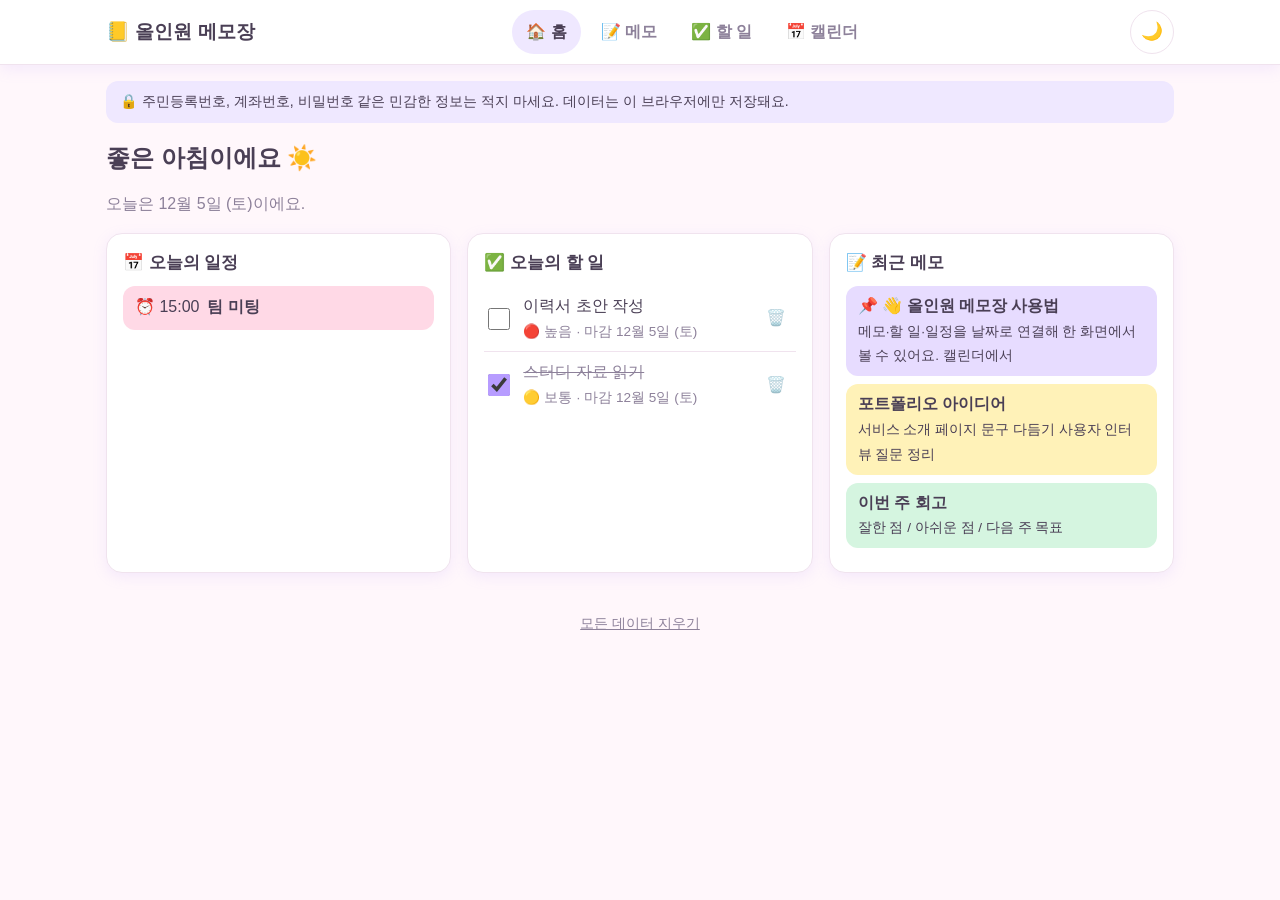
<file: index.html>
<!DOCTYPE html>
<html lang="ko">
<head>
  <meta charset="UTF-8">
  <meta name="viewport" content="width=device-width, initial-scale=1">
  <title>올인원 메모장</title>
  <link rel="stylesheet" href="style.css">
</head>
<body>
  <!-- ===== 상단 메뉴 (G: 화면 이동 탭 + 다크 모드 버튼) ===== -->
  <header class="topbar">
    <div class="topbar-inner">
      <h1 class="logo">📒 올인원 메모장</h1>
      <nav class="tabs" aria-label="화면 이동">
        <button class="tab" data-view="dashboard">🏠 <span>홈</span></button>
        <button class="tab" data-view="memo">📝 <span>메모</span></button>
        <button class="tab" data-view="todo">✅ <span>할 일</span></button>
        <button class="tab" data-view="calendar">📅 <span>캘린더</span></button>
      </nav>
      <button id="theme-btn" class="icon-btn" aria-label="다크 모드 전환" title="다크 모드 전환">🌙</button>
    </div>
  </header>

  <main class="container">
    <!-- 개인정보 안내 (비기능 요구사항) -->
    <p class="privacy-note">🔒 주민등록번호, 계좌번호, 비밀번호 같은 민감한 정보는 적지 마세요. 데이터는 이 브라우저에만 저장돼요.</p>

    <!-- ===== 1. 대시보드 ===== -->
    <section id="view-dashboard" class="view">
      <div class="hello">
        <h2 id="dash-title">안녕하세요!</h2>
        <p id="dash-date" class="muted"></p>
      </div>
      <div class="grid-3">
        <article class="card">
          <h3>📅 오늘의 일정</h3>
          <div id="dash-events"></div>
        </article>
        <article class="card">
          <h3>✅ 오늘의 할 일</h3>
          <div id="dash-todos"></div>
        </article>
        <article class="card">
          <h3>📝 최근 메모</h3>
          <div id="dash-memos"></div>
        </article>
      </div>
    </section>

    <!-- ===== 2. 메모 ===== -->
    <section id="view-memo" class="view" hidden>
      <div class="view-head">
        <h2>📝 메모</h2>
        <button id="memo-new" class="btn primary">+ 새 메모</button>
      </div>
      <input id="memo-search" class="input" type="search" placeholder="🔍 제목·본문·태그에서 검색" aria-label="메모 검색">
      <p id="memo-count" class="muted small"></p>
      <div id="memo-list" class="memo-grid"></div>
    </section>

    <!-- ===== 3. 할 일 ===== -->
    <section id="view-todo" class="view" hidden>
      <div class="view-head"><h2>✅ 할 일</h2></div>
      <form id="todo-form" class="card todo-form">
        <input id="todo-text" class="input" type="text" placeholder="할 일을 입력하세요" required maxlength="100" aria-label="할 일">
        <input id="todo-due" class="input" type="date" aria-label="마감일">
        <select id="todo-priority" class="input" aria-label="우선순위">
          <option value="high">🔴 높음</option>
          <option value="mid" selected>🟡 보통</option>
          <option value="low">🟢 낮음</option>
        </select>
        <button class="btn primary" type="submit">추가</button>
      </form>
      <div class="card">
        <div class="progress-row">
          <strong id="todo-progress-text">0개 중 0개 완료</strong>
          <div class="filters" role="group" aria-label="필터">
            <button class="chip-btn" data-filter="all">전체</button>
            <button class="chip-btn" data-filter="active">진행 중</button>
            <button class="chip-btn" data-filter="done">완료</button>
          </div>
        </div>
        <div class="bar"><div id="todo-bar" class="bar-fill"></div></div>
        <ul id="todo-list" class="todo-list"></ul>
      </div>
    </section>

    <!-- ===== 4. 캘린더 ===== -->
    <section id="view-calendar" class="view" hidden>
      <div class="view-head">
        <h2>📅 캘린더</h2>
        <div class="cal-nav">
          <button id="cal-prev" class="icon-btn" aria-label="이전 달">‹</button>
          <strong id="cal-title"></strong>
          <button id="cal-next" class="icon-btn" aria-label="다음 달">›</button>
          <button id="cal-today" class="btn small">오늘</button>
        </div>
      </div>
      <div class="cal-layout">
        <div class="card cal-card">
          <div class="cal-week"><span class="sun">일</span><span>월</span><span>화</span><span>수</span><span>목</span><span>금</span><span class="sat">토</span></div>
          <div id="cal-grid" class="cal-grid"></div>
          <p class="legend small muted"><i class="dot d-event"></i>일정 <i class="dot d-todo"></i>할 일 마감 <i class="dot d-memo"></i>메모</p>
        </div>
        <aside id="cal-detail" class="card cal-detail"></aside>
      </div>
    </section>

    <footer class="footer small muted">
      <button id="reset-btn" class="link-btn">모든 데이터 지우기</button>
    </footer>
  </main>

  <!-- ===== 메모 작성/수정 창 ===== -->
  <dialog id="memo-dialog">
    <form id="memo-form" method="dialog" class="dialog-form">
      <h3 id="memo-dialog-title">새 메모</h3>
      <label>제목<input id="memo-title" class="input" type="text" maxlength="60" required></label>
      <label>본문<textarea id="memo-body" class="input" rows="6"></textarea></label>
      <div class="row2">
        <label>태그<input id="memo-tag" class="input" type="text" maxlength="12" placeholder="예: 아이디어"></label>
        <label>연결할 날짜<input id="memo-date" class="input" type="date"></label>
      </div>
      <fieldset class="colors"><legend>색상</legend>
        <label><input type="radio" name="memo-color" value="pink" checked><span class="swatch c-pink"></span></label>
        <label><input type="radio" name="memo-color" value="yellow"><span class="swatch c-yellow"></span></label>
        <label><input type="radio" name="memo-color" value="green"><span class="swatch c-green"></span></label>
        <label><input type="radio" name="memo-color" value="blue"><span class="swatch c-blue"></span></label>
        <label><input type="radio" name="memo-color" value="purple"><span class="swatch c-purple"></span></label>
      </fieldset>
      <label class="check"><input id="memo-pinned" type="checkbox"> 📌 상단에 고정</label>
      <div class="dialog-actions">
        <button type="button" id="memo-delete" class="btn danger">삭제</button>
        <span class="spacer"></span>
        <button type="button" id="memo-cancel" class="btn">취소</button>
        <button type="submit" class="btn primary">저장</button>
      </div>
    </form>
  </dialog>

  <!-- ===== 일정 추가/수정 창 ===== -->
  <dialog id="event-dialog">
    <form id="event-form" method="dialog" class="dialog-form">
      <h3 id="event-dialog-title">새 일정</h3>
      <label>제목<input id="event-title" class="input" type="text" maxlength="60" required></label>
      <div class="row2">
        <label>날짜<input id="event-date" class="input" type="date" required></label>
        <label>시간(선택)<input id="event-time" class="input" type="time"></label>
      </div>
      <label>메모(선택)<input id="event-note" class="input" type="text" maxlength="100"></label>
      <div class="dialog-actions">
        <button type="button" id="event-delete" class="btn danger">삭제</button>
        <span class="spacer"></span>
        <button type="button" id="event-cancel" class="btn">취소</button>
        <button type="submit" class="btn primary">저장</button>
      </div>
    </form>
  </dialog>

  <div id="toast" class="toast" role="status" aria-live="polite"></div>

  <!-- 불러오는 순서가 중요해요: app.js(공통)를 가장 먼저 -->
  <script src="app.js"></script>
  <script src="memo.js"></script>
  <script src="todo.js"></script>
  <script src="calendar.js"></script>
  <script src="dashboard.js"></script>
  <script>initApp();</script>
</body>
</html>
</file>
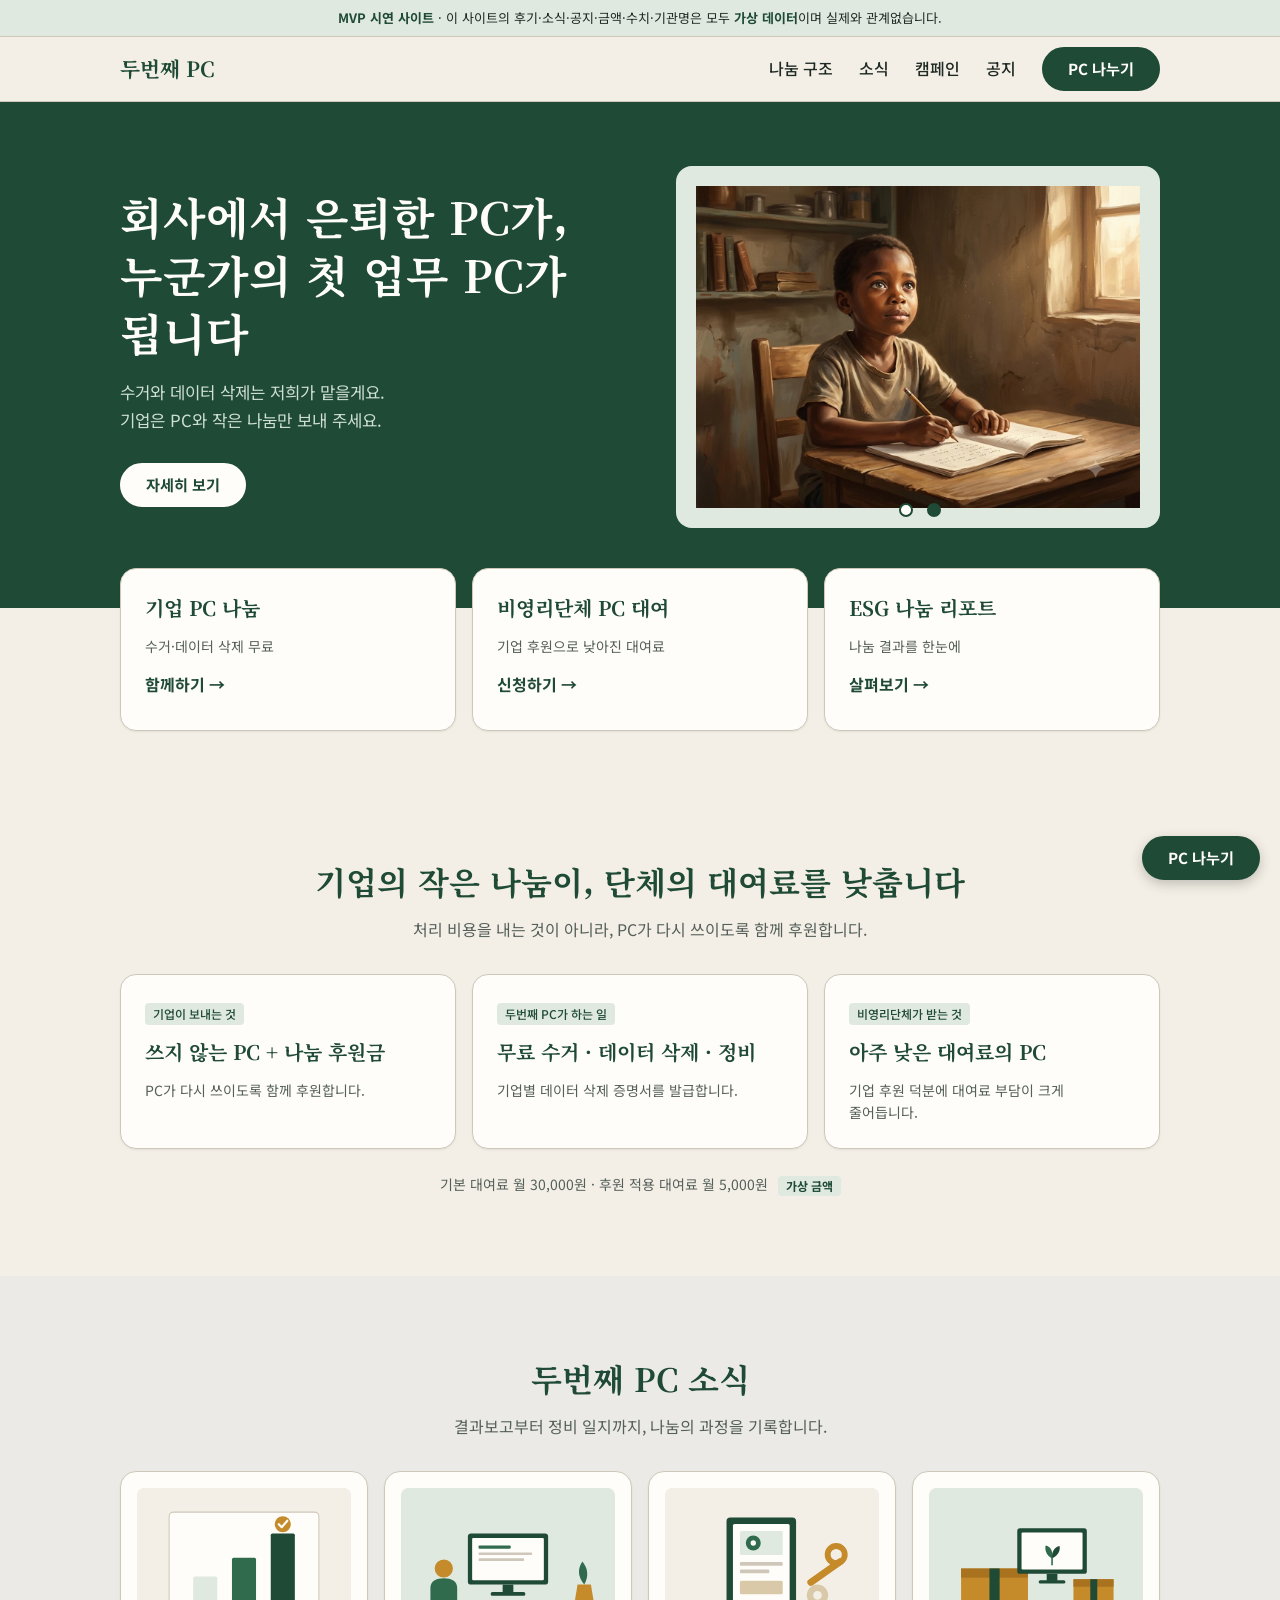
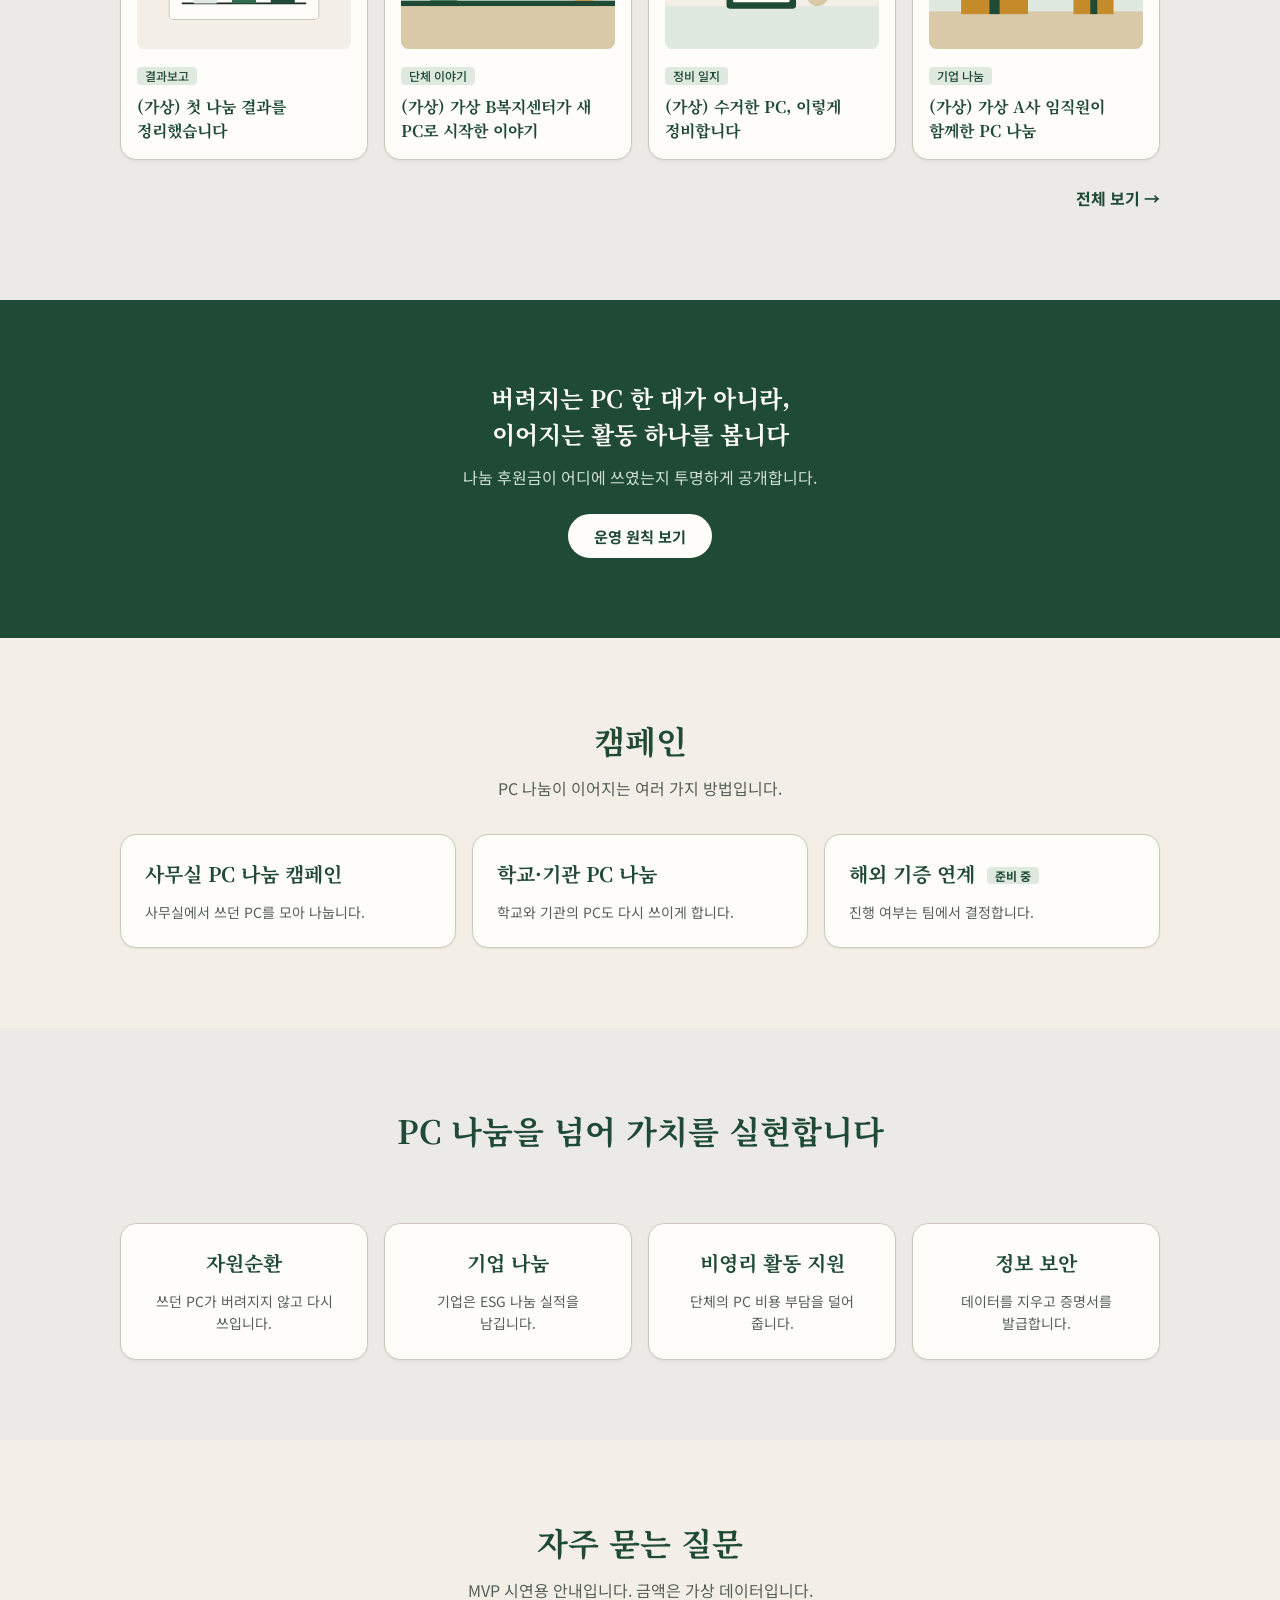
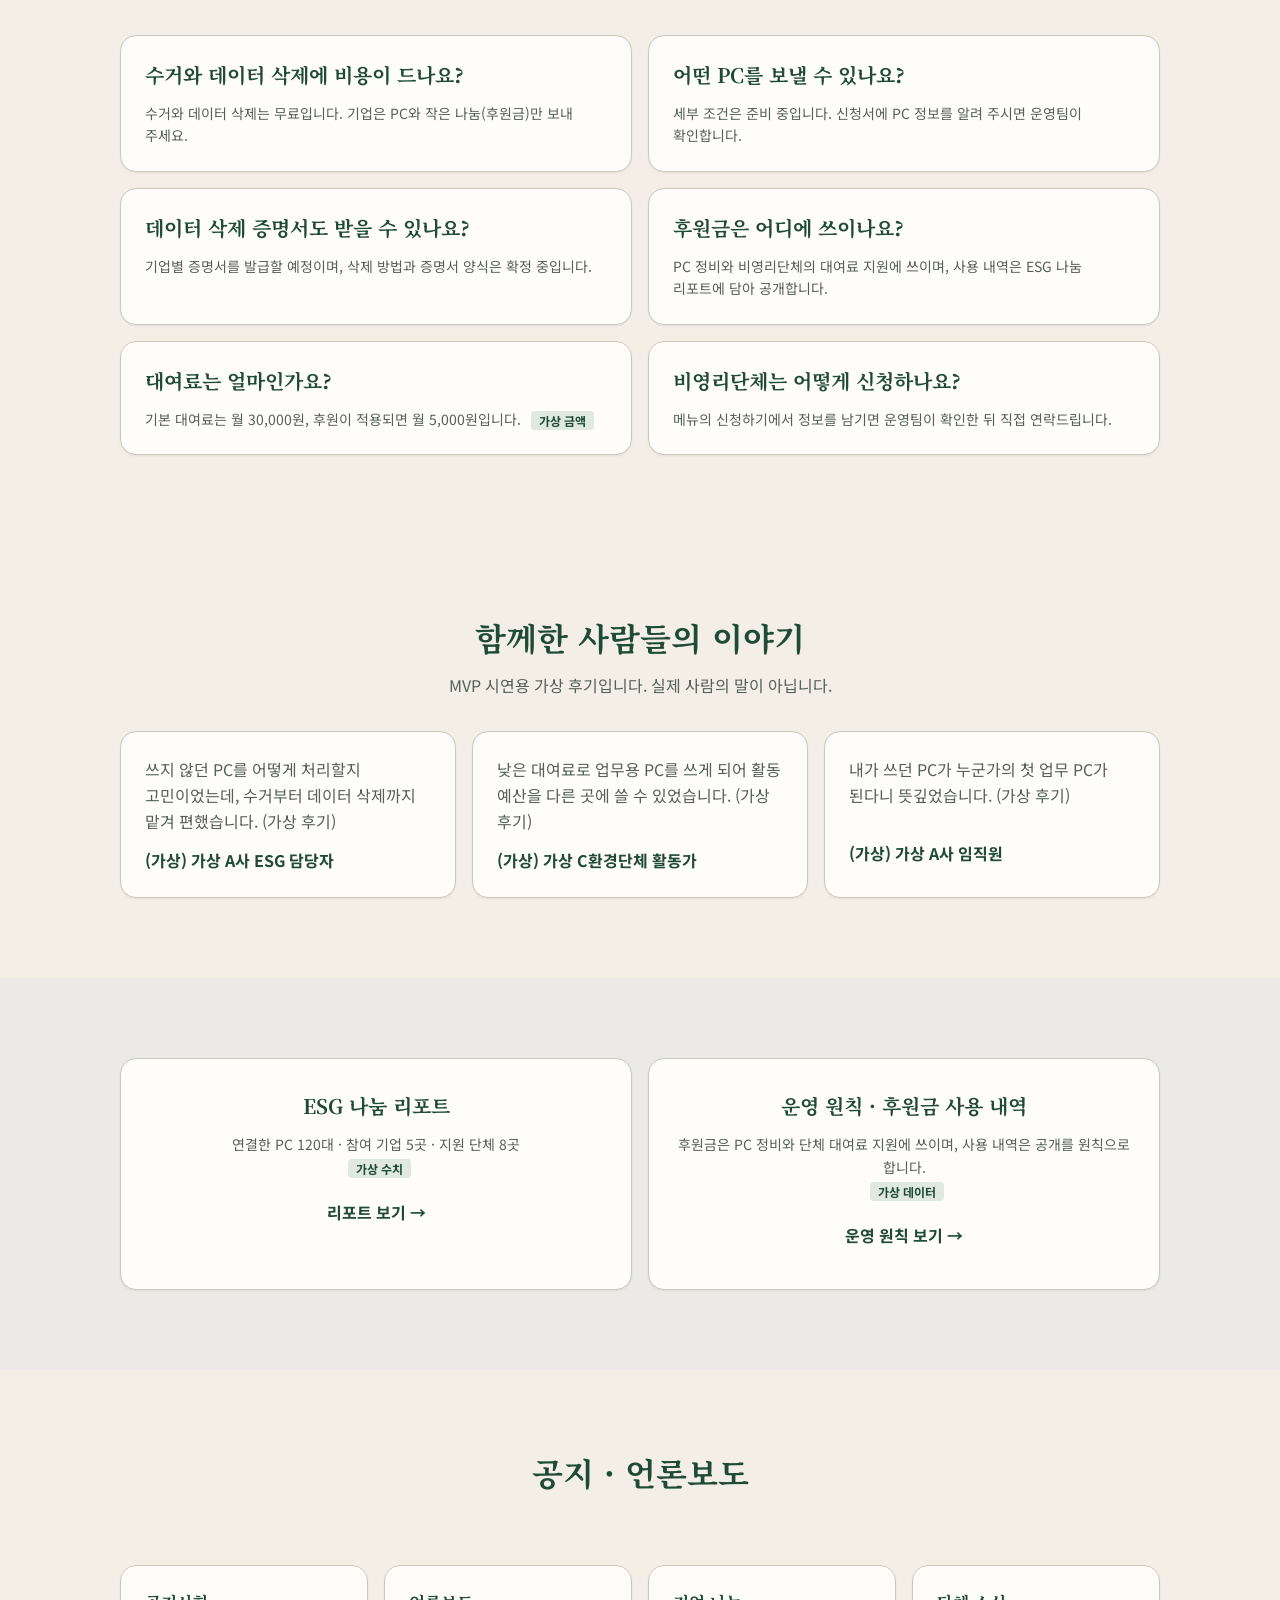
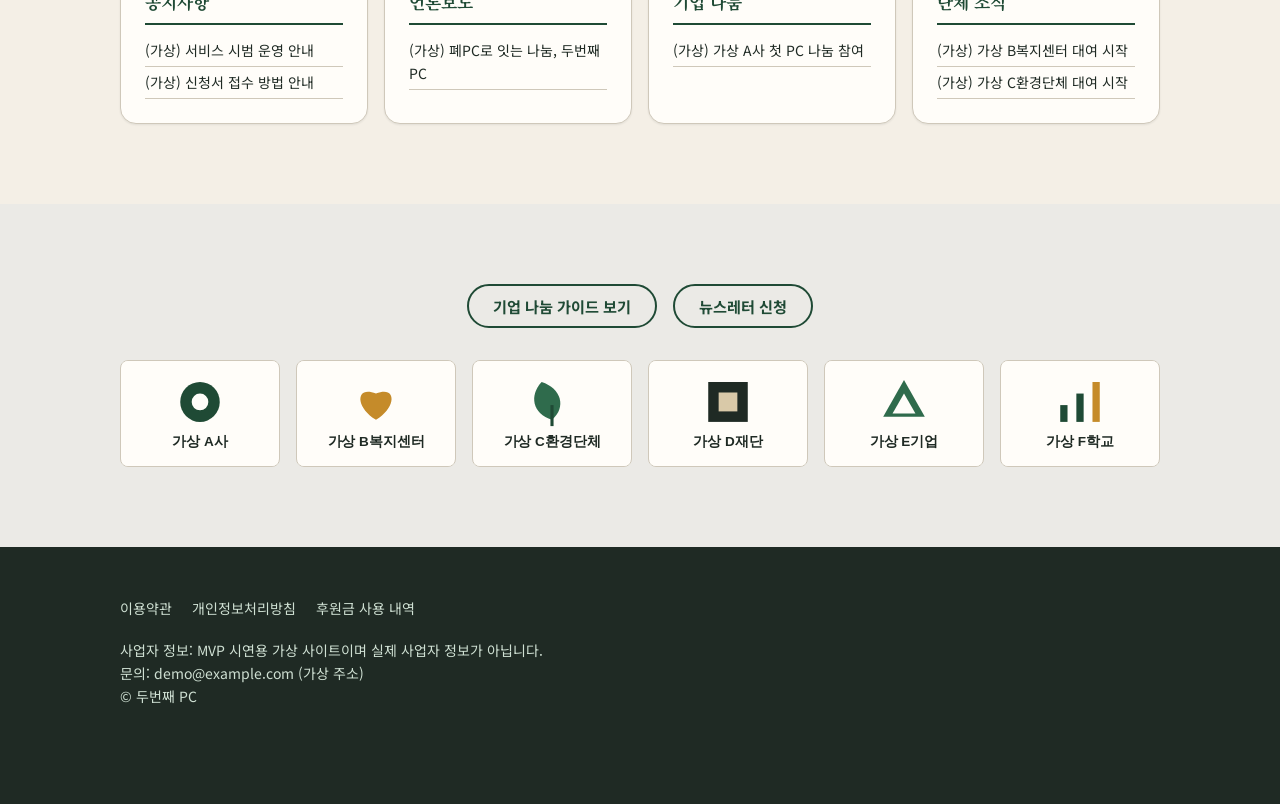
<file: second-pc/index.html>
<!DOCTYPE html>
<html lang="ko">
<head>
<meta charset="UTF-8">
<meta name="viewport" content="width=device-width, initial-scale=1">
<title>두번째 PC — 회사에서 은퇴한 PC가, 누군가의 첫 업무 PC가 됩니다</title>
<meta name="description" content="기업의 폐PC를 수거·데이터 삭제·정비해 비영리단체에 낮은 대여료로 연결하는 PC 나눔 서비스">
<link rel="preconnect" href="https://fonts.googleapis.com">
<link href="https://fonts.googleapis.com/css2?family=Noto+Sans+KR:wght@400;500;700&family=Noto+Serif+KR:wght@600;700&display=swap" rel="stylesheet">
<link rel="stylesheet" href="style.css">
</head>
<body>
<div class="mvp-bar"><b>MVP 시연 사이트</b> · 이 사이트의 후기·소식·공지·금액·수치·기관명은 모두 <b>가상 데이터</b>이며 실제와 관계없습니다.</div>

<!-- 6-1 상단 메뉴 -->
<header class="top">
  <div class="wrap">
    <a href="#top" class="logo">두번째 PC</a>
    <button class="burger" id="burger" aria-label="메뉴 열기">☰</button>
    <nav class="menu" id="menu">
      <a class="link" href="#structure">나눔 구조</a>
      <a class="link" href="#news">소식</a>
      <a class="link" href="#campaign">캠페인</a>
      <a class="link" href="#notice">공지</a>
      <a class="btn" href="apply.html#company">PC 나누기</a>
    </nav>
  </div>
</header>

<main id="top">

<!-- 6-2 메인 배너 -->
<section class="hero">
  <div class="wrap">
    <div>
      <h1>회사에서 은퇴한 PC가,<br>누군가의 첫 업무 PC가 됩니다</h1>
      <p>수거와 데이터 삭제는 저희가 맡을게요.<br>기업은 PC와 작은 나눔만 보내 주세요.</p>
      <a class="btn light" href="#structure">자세히 보기</a>
    </div>
    <div class="slider" id="slider">
      <div class="slide on"><img src="images/banner-photo-1.webp" alt="쓰던 모니터에서 새싹이 자라고, 순환 화살표가 PC 나눔을 이어 주는 그림"></div>
      <div class="slide"><img src="images/banner-photo-2.webp" alt="창가 책상에서 공책에 글을 쓰며 위를 바라보는 아이"></div>
      <div class="dots" id="dots"></div>
    </div>
  </div>
</section>

<!-- 6-3 바로가기 카드 3개 -->
<div class="shortcut">
  <div class="wrap grid g3">
    <div class="card">
      
      <h3>기업 PC 나눔</h3>
      <p>수거·데이터 삭제 무료</p>
      <a class="go" href="apply.html#company">함께하기 →</a>
    </div>
    <div class="card">
      
      <h3>비영리단체 PC 대여</h3>
      <p>기업 후원으로 낮아진 대여료</p>
      <a class="go" href="apply.html#npo">신청하기 →</a>
    </div>
    <div class="card">
      
      <h3>ESG 나눔 리포트</h3>
      <p>나눔 결과를 한눈에</p>
      <a class="go" href="report.html">살펴보기 →</a>
    </div>
  </div>
</div>

<!-- 6-4 나눔 구조 -->
<section id="structure" class="struct">
  <div class="wrap">
    <h2 class="sec-title">기업의 작은 나눔이, 단체의 대여료를 낮춥니다</h2>
    <p class="sec-sub">처리 비용을 내는 것이 아니라, PC가 다시 쓰이도록 함께 후원합니다.</p>
    <div class="grid g3">
      <div class="card">
        <span class="who">기업이 보내는 것</span>
        <h3>쓰지 않는 PC + 나눔 후원금</h3>
        <p>PC가 다시 쓰이도록 함께 후원합니다.</p>
      </div>
      <div class="card">
        <span class="who">두번째 PC가 하는 일</span>
        <h3>무료 수거 · 데이터 삭제 · 정비</h3>
        <p>기업별 데이터 삭제 증명서를 발급합니다.</p>
      </div>
      <div class="card">
        <span class="who">비영리단체가 받는 것</span>
        <h3>아주 낮은 대여료의 PC</h3>
        <p>기업 후원 덕분에 대여료 부담이 크게 줄어듭니다.</p>
      </div>
    </div>
    <p class="note">기본 대여료 월 30,000원 · 후원 적용 대여료 월 5,000원 <span class="sample">가상 금액</span></p>
  </div>
</section>

<!-- 6-5 소식 -->
<section id="news" class="alt">
  <div class="wrap">
    <h2 class="sec-title">두번째 PC 소식</h2>
    <p class="sec-sub">결과보고부터 정비 일지까지, 나눔의 과정을 기록합니다.</p>
    <div class="grid g4" id="newsList"></div>
    <div class="more"><a href="#notice">전체 보기 →</a></div>
  </div>
</section>

<!-- 6-6 운영 원칙 배너 -->
<section id="principle" class="banner">
  <div class="wrap">
    <h2>버려지는 PC 한 대가 아니라,<br>이어지는 활동 하나를 봅니다</h2>
    <p>나눔 후원금이 어디에 쓰였는지 투명하게 공개합니다.</p>
    <a class="btn light" href="principle.html">운영 원칙 보기</a>
  </div>
</section>

<!-- 6-7 캠페인 -->
<section id="campaign">
  <div class="wrap">
    <h2 class="sec-title">캠페인</h2>
    <p class="sec-sub">PC 나눔이 이어지는 여러 가지 방법입니다.</p>
    <div class="grid g3">
      <div class="card"><h3>사무실 PC 나눔 캠페인</h3><p>사무실에서 쓰던 PC를 모아 나눕니다.</p></div>
      <div class="card"><h3>학교·기관 PC 나눔</h3><p>학교와 기관의 PC도 다시 쓰이게 합니다.</p></div>
      <div class="card"><h3>해외 기증 연계 <span class="badge">준비 중</span></h3><p>진행 여부는 팀에서 결정합니다.</p></div>
    </div>
  </div>
</section>

<!-- 6-8 가치 소개 -->
<section class="alt">
  <div class="wrap">
    <h2 class="sec-title">PC 나눔을 넘어 가치를 실현합니다</h2>
    <p class="sec-sub">&nbsp;</p>
    <div class="grid g4">
      <div class="card value"><h3>자원순환</h3><p>쓰던 PC가 버려지지 않고 다시 쓰입니다.</p></div>
      <div class="card value"><h3>기업 나눔</h3><p>기업은 ESG 나눔 실적을 남깁니다.</p></div>
      <div class="card value"><h3>비영리 활동 지원</h3><p>단체의 PC 비용 부담을 덜어 줍니다.</p></div>
      <div class="card value"><h3>정보 보안</h3><p>데이터를 지우고 증명서를 발급합니다.</p></div>
    </div>
  </div>
</section>

<!-- 자주 묻는 질문: PRD 내용 안에서 작성, 금액은 MVP 가상 금액 -->
<section id="faq">
  <div class="wrap">
    <h2 class="sec-title">자주 묻는 질문</h2>
    <p class="sec-sub">MVP 시연용 안내입니다. 금액은 가상 데이터입니다.</p>
    <div class="grid g2">
      <div class="card"><h3>수거와 데이터 삭제에 비용이 드나요?</h3><p>수거와 데이터 삭제는 무료입니다. 기업은 PC와 작은 나눔(후원금)만 보내 주세요.</p></div>
      <div class="card"><h3>어떤 PC를 보낼 수 있나요?</h3><p>세부 조건은 준비 중입니다. 신청서에 PC 정보를 알려 주시면 운영팀이 확인합니다.</p></div>
      <div class="card"><h3>데이터 삭제 증명서도 받을 수 있나요?</h3><p>기업별 증명서를 발급할 예정이며, 삭제 방법과 증명서 양식은 확정 중입니다.</p></div>
      <div class="card"><h3>후원금은 어디에 쓰이나요?</h3><p>PC 정비와 비영리단체의 대여료 지원에 쓰이며, 사용 내역은 ESG 나눔 리포트에 담아 공개합니다.</p></div>
      <div class="card"><h3>대여료는 얼마인가요?</h3><p>기본 대여료는 월 30,000원, 후원이 적용되면 월 5,000원입니다. <span class="sample">가상 금액</span></p></div>
      <div class="card"><h3>비영리단체는 어떻게 신청하나요?</h3><p>메뉴의 신청하기에서 정보를 남기면 운영팀이 확인한 뒤 직접 연락드립니다.</p></div>
    </div>
  </div>
</section>

<!-- 6-9 후기 -->
<section id="reviews">
  <div class="wrap">
    <h2 class="sec-title">함께한 사람들의 이야기</h2>
    <p class="sec-sub">MVP 시연용 가상 후기입니다. 실제 사람의 말이 아닙니다.</p>
    <div class="grid g3" id="reviewList"></div>
  </div>
</section>

<!-- ESG 나눔 리포트 / 운영 원칙·후원금 사용 내역 (1단계: 사람이 정리해 공개) -->
<section id="report" class="alt">
  <div class="wrap grid g2">
    <div class="card report-box">
      <h3>ESG 나눔 리포트</h3>
      <p>연결한 PC 120대 · 참여 기업 5곳 · 지원 단체 8곳</p>
      <p><span class="sample">가상 수치</span></p>
      <a class="go" href="report.html">리포트 보기 →</a>
    </div>
    <div class="card report-box">
      <h3>운영 원칙 · 후원금 사용 내역</h3>
      <p>후원금은 PC 정비와 단체 대여료 지원에 쓰이며, 사용 내역은 공개를 원칙으로 합니다.</p>
      <p><span class="sample">가상 데이터</span></p>
      <a class="go" href="principle.html">운영 원칙 보기 →</a>
    </div>
  </div>
</section>

<!-- 6-10 공지·언론보도 -->
<section id="notice">
  <div class="wrap">
    <h2 class="sec-title">공지 · 언론보도</h2>
    <p class="sec-sub">&nbsp;</p>
    <div class="grid g4" id="noticeList"></div>
  </div>
</section>

<!-- 6-11 하단 링크 + 파트너 -->
<section class="alt">
  <div class="wrap">
    <div class="links">
      <a class="btn ghost" href="brochure/enterprise.pdf" target="_blank" rel="noopener">기업 나눔 가이드 보기</a>
      <a class="btn ghost" href="#" id="newsletter">뉴스레터 신청</a>
    </div>
    <div class="partners" id="partnerList"></div>
  </div>
</section>

</main>

<footer>
  <div class="wrap">
    <div class="flinks">
      <a href="terms.html">이용약관</a>
      <a href="privacy.html">개인정보처리방침</a>
      <a href="principle.html">후원금 사용 내역</a>
    </div>
    <p>사업자 정보: MVP 시연용 가상 사이트이며 실제 사업자 정보가 아닙니다.</p>
    <p>문의: demo@example.com (가상 주소)</p>
    <p>© 두번째 PC</p>
  </div>
</footer>

<a class="btn accent fab" href="apply.html#company">PC 나누기</a>

<script src="content.js"></script>
<script src="main.js"></script>
</body>
</html>
</file>
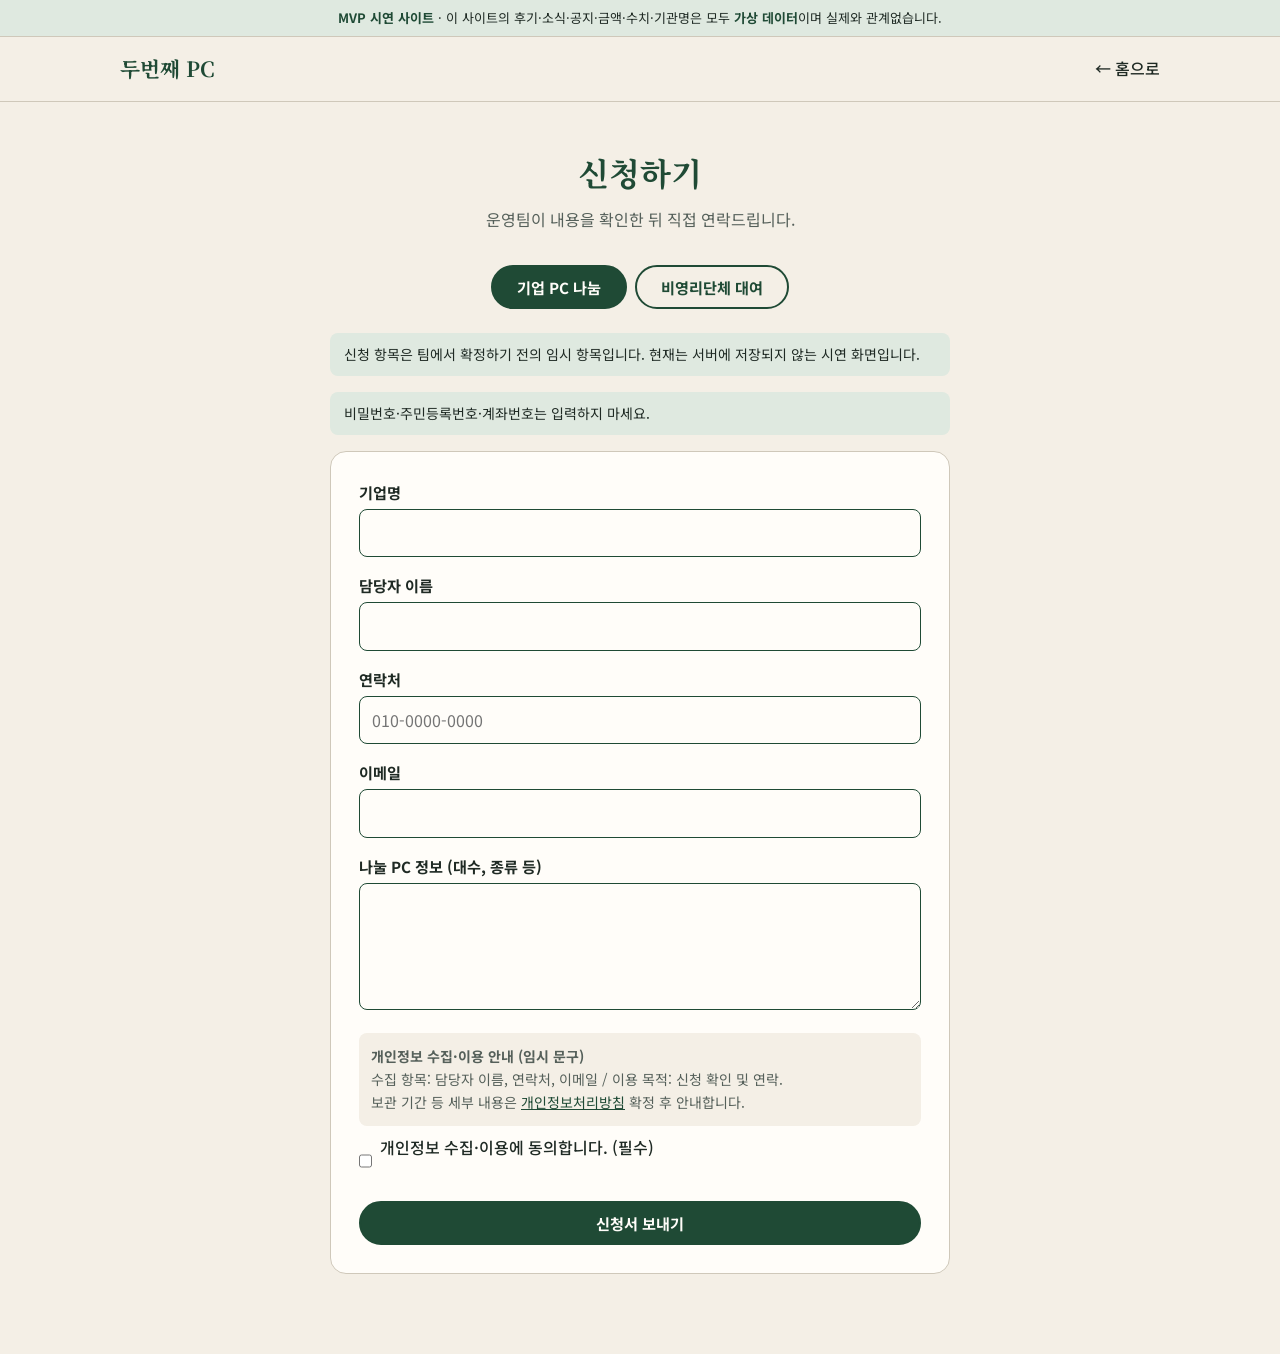
<file: second-pc/apply.html>
<!DOCTYPE html>
<html lang="ko">
<head>
<meta charset="UTF-8">
<meta name="viewport" content="width=device-width, initial-scale=1">
<title>신청하기 — 두번째 PC</title>
<link rel="preconnect" href="https://fonts.googleapis.com">
<link href="https://fonts.googleapis.com/css2?family=Noto+Sans+KR:wght@400;500;700&family=Noto+Serif+KR:wght@600;700&display=swap" rel="stylesheet">
<link rel="stylesheet" href="style.css">
</head>
<body>
<div class="mvp-bar"><b>MVP 시연 사이트</b> · 이 사이트의 후기·소식·공지·금액·수치·기관명은 모두 <b>가상 데이터</b>이며 실제와 관계없습니다.</div>
<header class="top">
  <div class="wrap">
    <a href="index.html" class="logo">두번째 PC</a>
    <nav class="menu" style="display:flex"><a class="link" href="index.html">← 홈으로</a></nav>
  </div>
</header>

<main class="form-page">
  <div class="wrap">
    <h1 class="sec-title">신청하기</h1>
    <p class="sec-sub">운영팀이 내용을 확인한 뒤 직접 연락드립니다.</p>

    <div class="tabs">
      <button class="tab on" data-type="company" type="button">기업 PC 나눔</button>
      <button class="tab" data-type="npo" type="button">비영리단체 대여</button>
    </div>

    <p class="hint" id="demoHint">신청 항목은 팀에서 확정하기 전의 임시 항목입니다. 현재는 서버에 저장되지 않는 시연 화면입니다.</p>
    <p class="hint">비밀번호·주민등록번호·계좌번호는 입력하지 마세요.</p>

    <form class="apply" id="applyForm" novalidate>
      <div class="field">
        <label id="orgLabel" for="org">기업명</label>
        <input id="org" name="org" type="text" autocomplete="organization">
        <div class="err">필수 항목입니다.</div>
      </div>
      <div class="field">
        <label for="name">담당자 이름</label>
        <input id="name" name="name" type="text" autocomplete="name">
        <div class="err">필수 항목입니다.</div>
      </div>
      <div class="field">
        <label for="phone">연락처</label>
        <input id="phone" name="phone" type="tel" placeholder="010-0000-0000" autocomplete="tel">
        <div class="err">연락처를 숫자 9~11자리로 입력해 주세요.</div>
      </div>
      <div class="field">
        <label for="email">이메일</label>
        <input id="email" name="email" type="email" autocomplete="email">
        <div class="err">올바른 이메일 주소를 입력해 주세요.</div>
      </div>
      <div class="field">
        <label id="msgLabel" for="msg">나눌 PC 정보 (대수, 종류 등)</label>
        <textarea id="msg" name="msg" rows="4"></textarea>
        <div class="err">필수 항목입니다.</div>
      </div>

      <div class="consent">
        <b>개인정보 수집·이용 안내 (임시 문구)</b><br>
        수집 항목: 담당자 이름, 연락처, 이메일 / 이용 목적: 신청 확인 및 연락.<br>
        보관 기간 등 세부 내용은 <a href="privacy.html" target="_blank">개인정보처리방침</a> 확정 후 안내합니다.
      </div>
      <label class="check field" id="consentField">
        <input type="checkbox" id="consent" style="width:auto;margin-top:5px">
        <span>개인정보 수집·이용에 동의합니다. (필수)</span>
      </label>
      <div class="field" id="consentErr"><div class="err" style="margin-top:-12px;margin-bottom:12px">동의가 필요합니다.</div></div>

      <button class="btn" type="submit" id="submitBtn" style="width:100%">신청서 보내기</button>
      <p class="submit-err" id="submitErr">전송하지 못했습니다. 인터넷 연결을 확인하고 다시 시도해 주세요.</p>
    </form>

    <div class="done" id="done">
      <h2 id="doneTitle">신청이 접수되었습니다</h2>
      <p style="margin:12px 0 20px" id="doneText">운영팀이 내용을 확인한 뒤 직접 연락드립니다.</p>
      <a class="btn" href="index.html">홈으로 돌아가기</a>
    </div>
  </div>
</main>

<script src="config.js"></script>
<script src="main.js"></script>
</body>
</html>
</file>
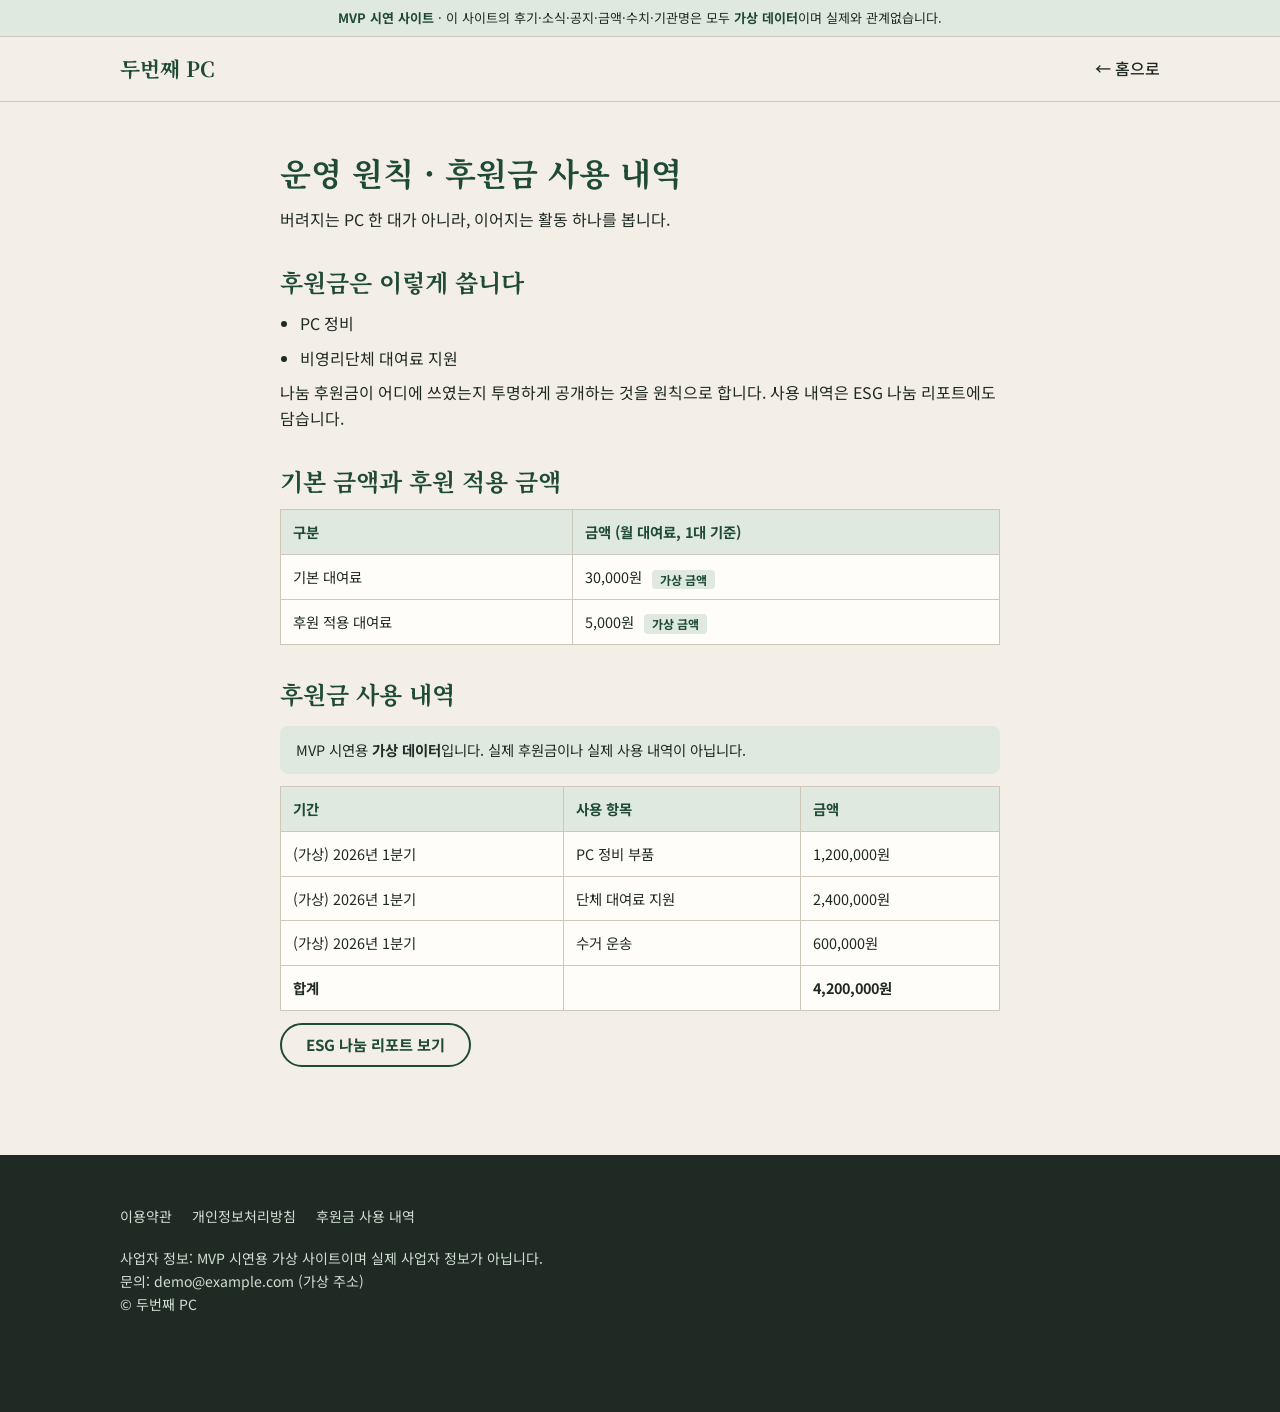
<file: second-pc/principle.html>
<!DOCTYPE html>
<html lang="ko">
<head>
<meta charset="UTF-8">
<meta name="viewport" content="width=device-width, initial-scale=1">
<title>운영 원칙 · 후원금 사용 내역 — 두번째 PC</title>
<link rel="preconnect" href="https://fonts.googleapis.com">
<link href="https://fonts.googleapis.com/css2?family=Noto+Sans+KR:wght@400;500;700&family=Noto+Serif+KR:wght@600;700&display=swap" rel="stylesheet">
<link rel="stylesheet" href="style.css">
</head>
<body>
<div class="mvp-bar"><b>MVP 시연 사이트</b> · 이 사이트의 후기·소식·공지·금액·수치·기관명은 모두 <b>가상 데이터</b>이며 실제와 관계없습니다.</div>
<header class="top">
  <div class="wrap">
    <a href="index.html" class="logo">두번째 PC</a>
    <nav class="menu" style="display:flex"><a class="link" href="index.html">← 홈으로</a></nav>
  </div>
</header>
<main class="doc">
<h1>운영 원칙 · 후원금 사용 내역</h1>
<p>버려지는 PC 한 대가 아니라, 이어지는 활동 하나를 봅니다.</p>

<h2>후원금은 이렇게 씁니다</h2>
<ul>
  <li>PC 정비</li>
  <li>비영리단체 대여료 지원</li>
</ul>
<p>나눔 후원금이 어디에 쓰였는지 투명하게 공개하는 것을 원칙으로 합니다. 사용 내역은 ESG 나눔 리포트에도 담습니다.</p>

<h2>기본 금액과 후원 적용 금액</h2>
<table class="blank">
  <tr><th>구분</th><th>금액 (월 대여료, 1대 기준)</th></tr>
  <tr><td>기본 대여료</td><td>30,000원 <span class="sample">가상 금액</span></td></tr>
  <tr><td>후원 적용 대여료</td><td>5,000원 <span class="sample">가상 금액</span></td></tr>
</table>

<h2>후원금 사용 내역</h2>
<p class="draft">MVP 시연용 <b>가상 데이터</b>입니다. 실제 후원금이나 실제 사용 내역이 아닙니다.</p>
<table class="blank">
  <tr><th>기간</th><th>사용 항목</th><th>금액</th></tr>
  <tr><td>(가상) 2026년 1분기</td><td>PC 정비 부품</td><td>1,200,000원</td></tr>
  <tr><td>(가상) 2026년 1분기</td><td>단체 대여료 지원</td><td>2,400,000원</td></tr>
  <tr><td>(가상) 2026년 1분기</td><td>수거 운송</td><td>600,000원</td></tr>
  <tr><td><b>합계</b></td><td></td><td><b>4,200,000원</b></td></tr>
</table>
<p><a class="btn ghost" href="report.html">ESG 나눔 리포트 보기</a></p>
</main>
<footer>
  <div class="wrap">
    <div class="flinks">
      <a href="terms.html">이용약관</a>
      <a href="privacy.html">개인정보처리방침</a>
      <a href="principle.html">후원금 사용 내역</a>
    </div>
    <p>사업자 정보: MVP 시연용 가상 사이트이며 실제 사업자 정보가 아닙니다.</p>
    <p>문의: demo@example.com (가상 주소)</p>
    <p>© 두번째 PC</p>
  </div>
</footer>
</body>
</html>
</file>
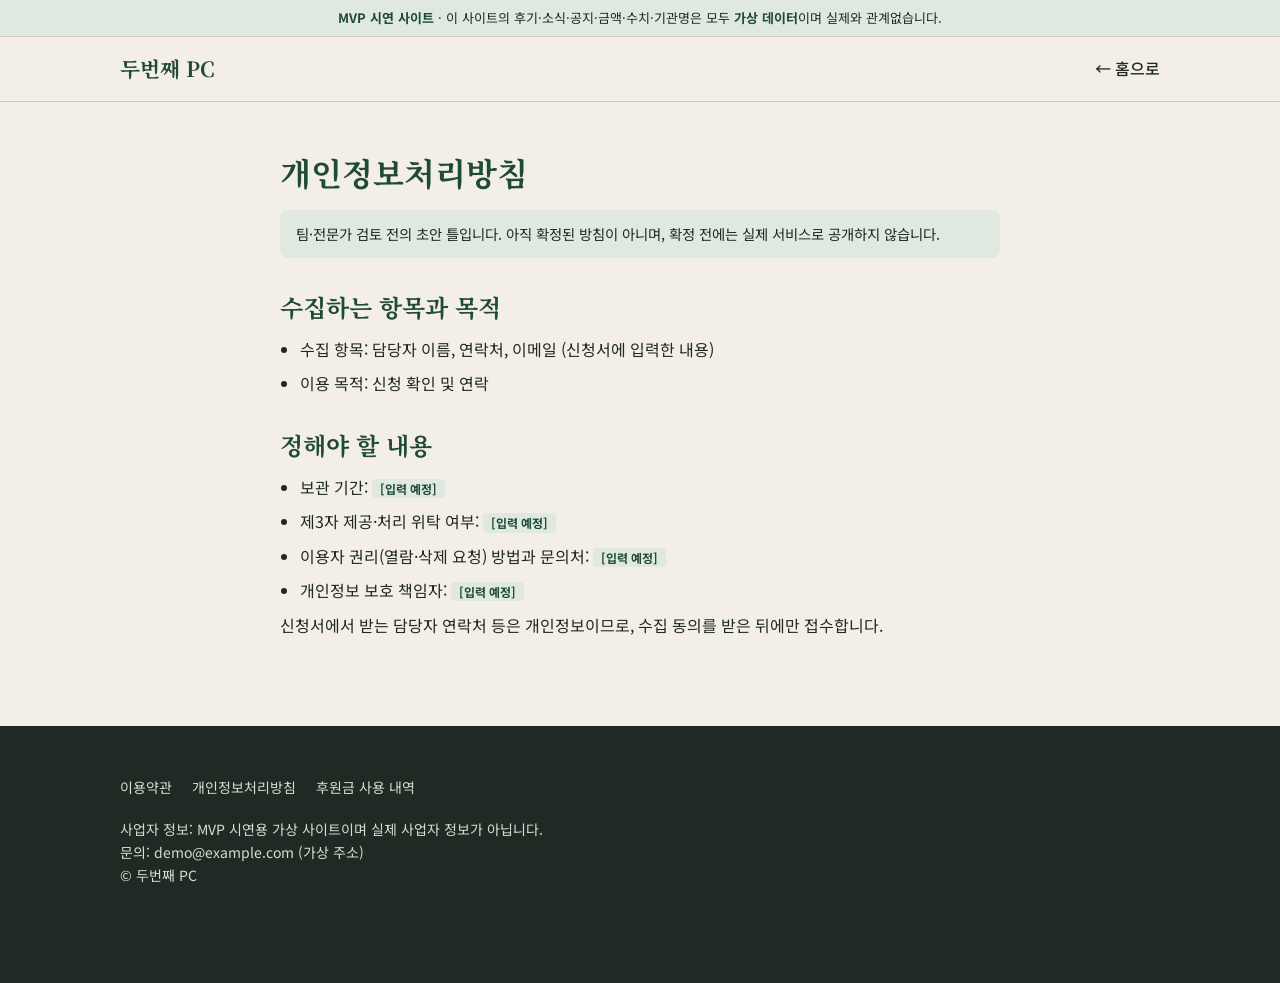
<file: second-pc/privacy.html>
<!DOCTYPE html>
<html lang="ko">
<head>
<meta charset="UTF-8">
<meta name="viewport" content="width=device-width, initial-scale=1">
<title>개인정보처리방침 — 두번째 PC</title>
<link rel="preconnect" href="https://fonts.googleapis.com">
<link href="https://fonts.googleapis.com/css2?family=Noto+Sans+KR:wght@400;500;700&family=Noto+Serif+KR:wght@600;700&display=swap" rel="stylesheet">
<link rel="stylesheet" href="style.css">
</head>
<body>
<div class="mvp-bar"><b>MVP 시연 사이트</b> · 이 사이트의 후기·소식·공지·금액·수치·기관명은 모두 <b>가상 데이터</b>이며 실제와 관계없습니다.</div>
<header class="top">
  <div class="wrap">
    <a href="index.html" class="logo">두번째 PC</a>
    <nav class="menu" style="display:flex"><a class="link" href="index.html">← 홈으로</a></nav>
  </div>
</header>
<main class="doc">
<h1>개인정보처리방침</h1>
<p class="draft">팀·전문가 검토 전의 초안 틀입니다. 아직 확정된 방침이 아니며, 확정 전에는 실제 서비스로 공개하지 않습니다.</p>

<h2>수집하는 항목과 목적</h2>
<ul>
  <li>수집 항목: 담당자 이름, 연락처, 이메일 (신청서에 입력한 내용)</li>
  <li>이용 목적: 신청 확인 및 연락</li>
</ul>

<h2>정해야 할 내용</h2>
<ul>
  <li>보관 기간: <span class="tbd">[입력 예정]</span></li>
  <li>제3자 제공·처리 위탁 여부: <span class="tbd">[입력 예정]</span></li>
  <li>이용자 권리(열람·삭제 요청) 방법과 문의처: <span class="tbd">[입력 예정]</span></li>
  <li>개인정보 보호 책임자: <span class="tbd">[입력 예정]</span></li>
</ul>
<p>신청서에서 받는 담당자 연락처 등은 개인정보이므로, 수집 동의를 받은 뒤에만 접수합니다.</p>
</main>
<footer>
  <div class="wrap">
    <div class="flinks">
      <a href="terms.html">이용약관</a>
      <a href="privacy.html">개인정보처리방침</a>
      <a href="principle.html">후원금 사용 내역</a>
    </div>
    <p>사업자 정보: MVP 시연용 가상 사이트이며 실제 사업자 정보가 아닙니다.</p>
    <p>문의: demo@example.com (가상 주소)</p>
    <p>© 두번째 PC</p>
  </div>
</footer>
</body>
</html>
</file>
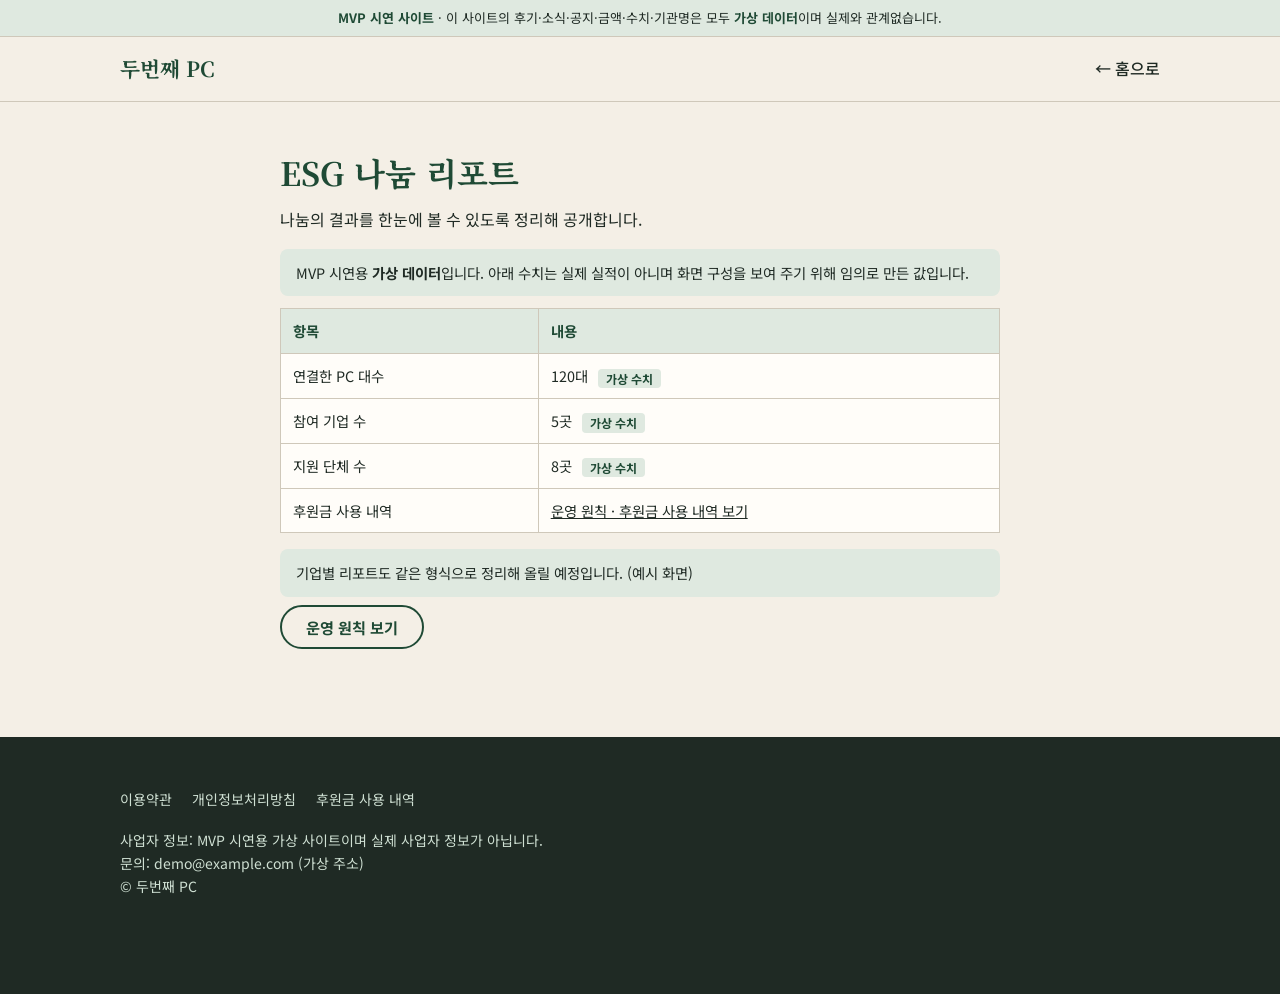
<file: second-pc/report.html>
<!DOCTYPE html>
<html lang="ko">
<head>
<meta charset="UTF-8">
<meta name="viewport" content="width=device-width, initial-scale=1">
<title>ESG 나눔 리포트 — 두번째 PC</title>
<link rel="preconnect" href="https://fonts.googleapis.com">
<link href="https://fonts.googleapis.com/css2?family=Noto+Sans+KR:wght@400;500;700&family=Noto+Serif+KR:wght@600;700&display=swap" rel="stylesheet">
<link rel="stylesheet" href="style.css">
</head>
<body>
<div class="mvp-bar"><b>MVP 시연 사이트</b> · 이 사이트의 후기·소식·공지·금액·수치·기관명은 모두 <b>가상 데이터</b>이며 실제와 관계없습니다.</div>
<header class="top">
  <div class="wrap">
    <a href="index.html" class="logo">두번째 PC</a>
    <nav class="menu" style="display:flex"><a class="link" href="index.html">← 홈으로</a></nav>
  </div>
</header>
<main class="doc">
<h1>ESG 나눔 리포트</h1>
<p>나눔의 결과를 한눈에 볼 수 있도록 정리해 공개합니다.</p>
<p class="draft">MVP 시연용 <b>가상 데이터</b>입니다. 아래 수치는 실제 실적이 아니며 화면 구성을 보여 주기 위해 임의로 만든 값입니다.</p>

<table class="blank">
  <tr><th>항목</th><th>내용</th></tr>
  <tr><td>연결한 PC 대수</td><td>120대 <span class="sample">가상 수치</span></td></tr>
  <tr><td>참여 기업 수</td><td>5곳 <span class="sample">가상 수치</span></td></tr>
  <tr><td>지원 단체 수</td><td>8곳 <span class="sample">가상 수치</span></td></tr>
  <tr><td>후원금 사용 내역</td><td><a href="principle.html" style="text-decoration:underline">운영 원칙 · 후원금 사용 내역 보기</a></td></tr>
</table>
<p class="draft">기업별 리포트도 같은 형식으로 정리해 올릴 예정입니다. (예시 화면)</p>
<p><a class="btn ghost" href="principle.html">운영 원칙 보기</a></p>
</main>
<footer>
  <div class="wrap">
    <div class="flinks">
      <a href="terms.html">이용약관</a>
      <a href="privacy.html">개인정보처리방침</a>
      <a href="principle.html">후원금 사용 내역</a>
    </div>
    <p>사업자 정보: MVP 시연용 가상 사이트이며 실제 사업자 정보가 아닙니다.</p>
    <p>문의: demo@example.com (가상 주소)</p>
    <p>© 두번째 PC</p>
  </div>
</footer>
</body>
</html>
</file>
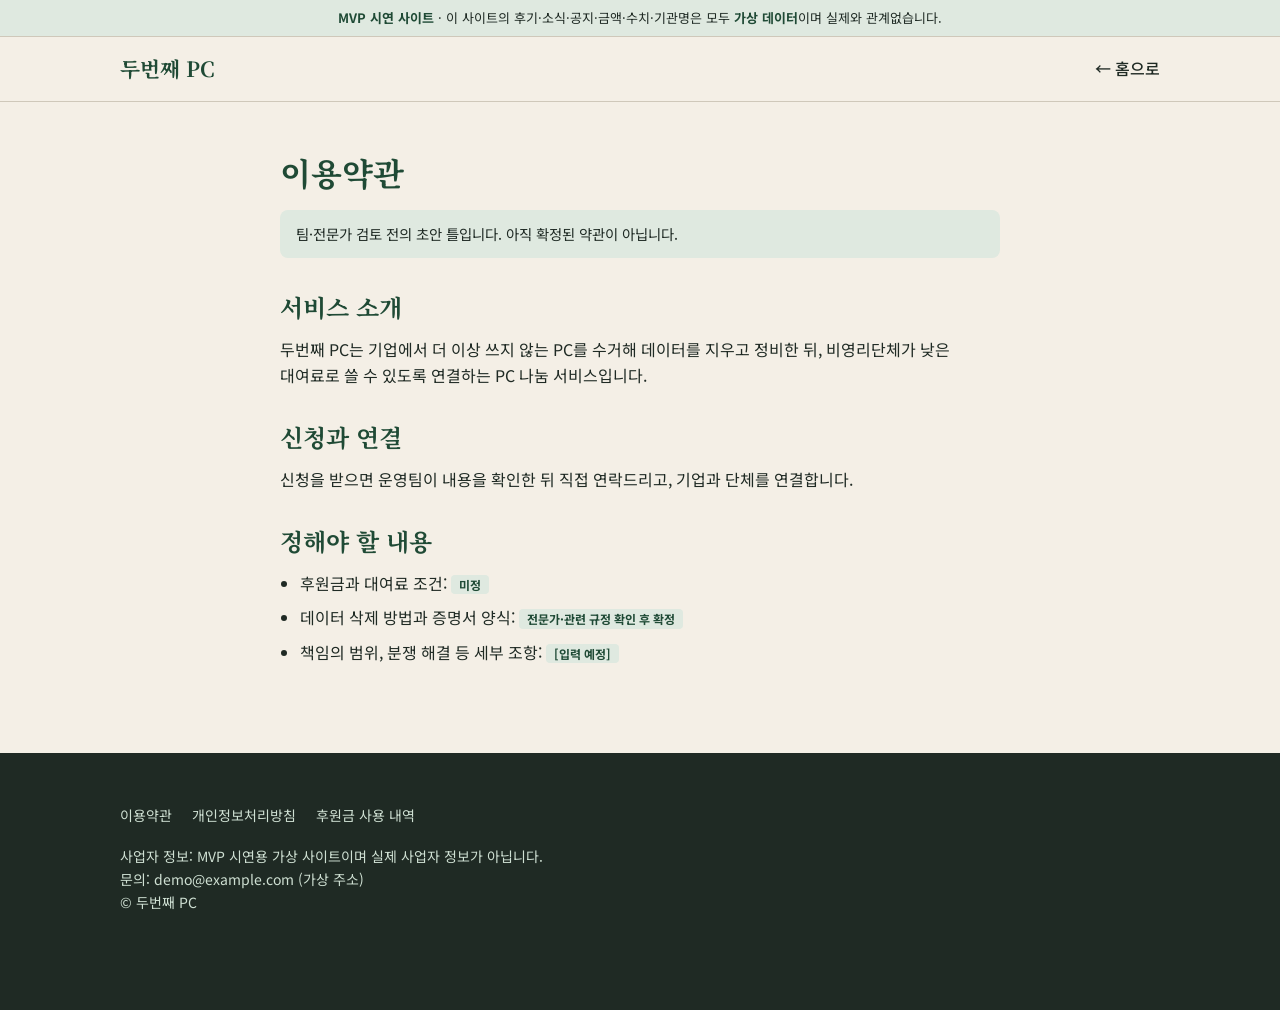
<file: second-pc/terms.html>
<!DOCTYPE html>
<html lang="ko">
<head>
<meta charset="UTF-8">
<meta name="viewport" content="width=device-width, initial-scale=1">
<title>이용약관 — 두번째 PC</title>
<link rel="preconnect" href="https://fonts.googleapis.com">
<link href="https://fonts.googleapis.com/css2?family=Noto+Sans+KR:wght@400;500;700&family=Noto+Serif+KR:wght@600;700&display=swap" rel="stylesheet">
<link rel="stylesheet" href="style.css">
</head>
<body>
<div class="mvp-bar"><b>MVP 시연 사이트</b> · 이 사이트의 후기·소식·공지·금액·수치·기관명은 모두 <b>가상 데이터</b>이며 실제와 관계없습니다.</div>
<header class="top">
  <div class="wrap">
    <a href="index.html" class="logo">두번째 PC</a>
    <nav class="menu" style="display:flex"><a class="link" href="index.html">← 홈으로</a></nav>
  </div>
</header>
<main class="doc">
<h1>이용약관</h1>
<p class="draft">팀·전문가 검토 전의 초안 틀입니다. 아직 확정된 약관이 아닙니다.</p>

<h2>서비스 소개</h2>
<p>두번째 PC는 기업에서 더 이상 쓰지 않는 PC를 수거해 데이터를 지우고 정비한 뒤, 비영리단체가 낮은 대여료로 쓸 수 있도록 연결하는 PC 나눔 서비스입니다.</p>

<h2>신청과 연결</h2>
<p>신청을 받으면 운영팀이 내용을 확인한 뒤 직접 연락드리고, 기업과 단체를 연결합니다.</p>

<h2>정해야 할 내용</h2>
<ul>
  <li>후원금과 대여료 조건: <span class="tbd">미정</span></li>
  <li>데이터 삭제 방법과 증명서 양식: <span class="tbd">전문가·관련 규정 확인 후 확정</span></li>
  <li>책임의 범위, 분쟁 해결 등 세부 조항: <span class="tbd">[입력 예정]</span></li>
</ul>
</main>
<footer>
  <div class="wrap">
    <div class="flinks">
      <a href="terms.html">이용약관</a>
      <a href="privacy.html">개인정보처리방침</a>
      <a href="principle.html">후원금 사용 내역</a>
    </div>
    <p>사업자 정보: MVP 시연용 가상 사이트이며 실제 사업자 정보가 아닙니다.</p>
    <p>문의: demo@example.com (가상 주소)</p>
    <p>© 두번째 PC</p>
  </div>
</footer>
</body>
</html>
</file>
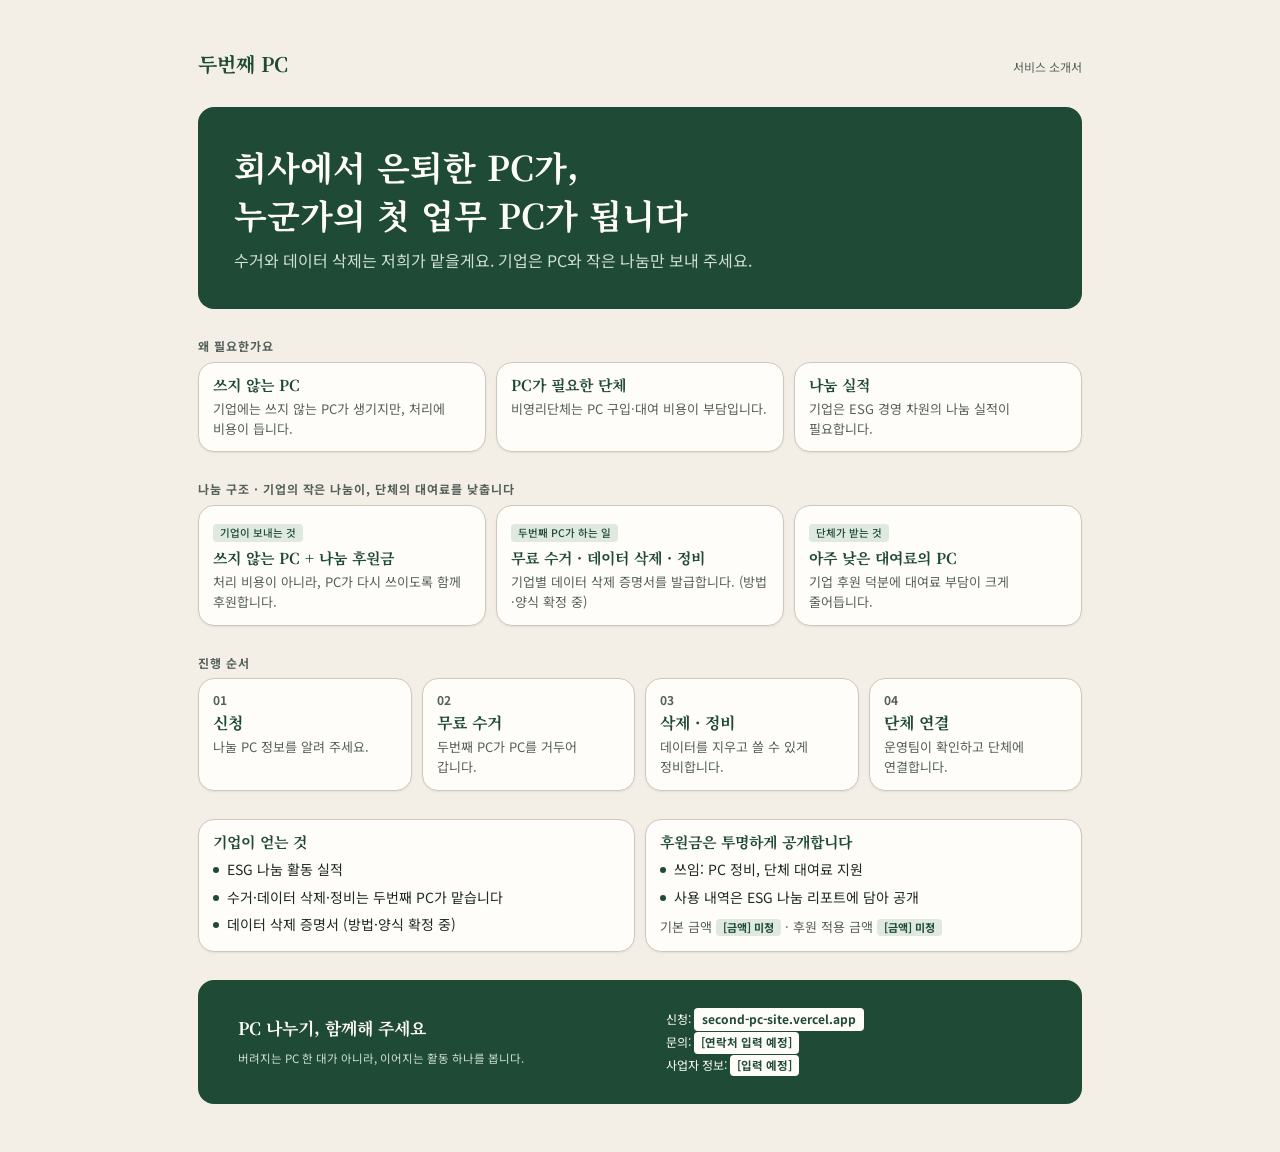
<file: second-pc/brochure/enterprise.html>
<!DOCTYPE html>
<html lang="ko">
<head>
<meta charset="UTF-8">
<meta name="viewport" content="width=device-width, initial-scale=1">
<title>두번째 PC — 기업 담당자용 서비스 소개서</title>
<link rel="preconnect" href="https://fonts.googleapis.com">
<link href="https://fonts.googleapis.com/css2?family=Noto+Sans+KR:wght@400;500;700&family=Noto+Serif+KR:wght@600;700&display=swap" rel="stylesheet">
<style>
/* ★ 색은 디자인 시스템 값입니다. 빈칸([입력 예정])은 확정되면 글자만 바꾸세요. */
:root {
  --green-900:#1f4a35; --green-700:#2f6b4c; --green-100:#dfe9e0;
  --beige:#f4efe6; --white:#fffdf9; --ink:#1f2a24; --muted:#55605a; --line:#cfc8ba;
  --on-green:#fffdf9; --on-green-muted:#cfe0d3;
  --serif:"Noto Serif KR","Nanum Myeongjo","Batang",serif;
  --sans:"Noto Sans KR","Malgun Gothic","Apple SD Gothic Neo",sans-serif;
}
@page { size: A4; margin: 0; }
* { box-sizing:border-box; margin:0; padding:0; }
html, body { background:#fff; }
body { font-family:var(--sans); color:var(--ink); word-break:keep-all; line-height:1.55; -webkit-print-color-adjust:exact; print-color-adjust:exact; }
.sheet { width:210mm; height:297mm; background:var(--beige); padding:14mm 14mm 12mm; display:flex; flex-direction:column; gap:7mm; overflow:hidden; }
h1,h2,h3 { font-family:var(--serif); color:var(--green-900); line-height:1.35; }

.top { display:flex; justify-content:space-between; align-items:baseline; }
.logo { font-family:var(--serif); font-weight:700; font-size:20px; color:var(--green-900); }
.for { font-size:12px; color:var(--muted); }

.hero { background:var(--green-900); color:var(--on-green); border-radius:16px; padding:9mm 10mm; }
.hero h1 { color:var(--on-green); font-size:30px; line-height:1.4; margin-bottom:10px; }
.hero p { color:var(--on-green-muted); font-size:14px; }

.label { font-size:12px; font-weight:700; color:var(--muted); letter-spacing:.08em; margin-bottom:6px; }
.row { display:grid; gap:10px; }
.c3 { grid-template-columns:repeat(3,1fr); }
.c4 { grid-template-columns:repeat(4,1fr); }
.c2 { grid-template-columns:repeat(2,1fr); }
.card { background:var(--white); border:1px solid var(--line); border-radius:16px; padding:12px 14px; box-shadow:0 1px 2px rgba(31,42,36,.08); }
.card h3 { font-size:15px; margin-bottom:4px; }
.card p { font-size:11.5px; color:var(--muted); line-height:1.55; }
.tag { display:inline-block; background:var(--green-100); color:var(--green-900); font-size:10.5px; font-weight:500; padding:1px 7px; border-radius:4px; margin-bottom:6px; }
.no { font-size:12px; font-weight:700; color:var(--muted); margin-bottom:2px; }
.step h3 { font-size:16px; }
.list { list-style:none; }
.list li { font-size:12.5px; padding:3px 0 3px 14px; position:relative; }
.list li::before { content:""; position:absolute; left:0; top:11px; width:6px; height:6px; border-radius:50%; background:var(--green-900); }
.blank { display:inline-block; background:var(--green-100); color:var(--green-900); font-weight:700; font-size:11px; padding:0 7px; border-radius:4px; }
.sub { font-size:11.5px; color:var(--muted); margin-top:6px; }

.foot { margin-top:auto; background:var(--green-900); color:var(--on-green); border-radius:16px; padding:6mm 10mm; display:grid; grid-template-columns:1.1fr 1fr; gap:14px; align-items:center; }
.foot b { font-family:var(--serif); font-size:17px; display:block; margin-bottom:3px; }
.foot span { font-size:11.5px; color:var(--on-green-muted); }
.foot .info { font-size:12px; line-height:1.9; }
.foot .info .blank { background:var(--on-green); color:var(--green-900); }
.foot .info .url { display:inline-block; background:var(--on-green); color:var(--green-900); font-weight:700; font-size:12px; padding:0 8px; border-radius:4px; text-decoration:none; }

/* ── 브라우저 화면으로 볼 때만: A4 고정을 풀고 화면 폭에 맞춥니다. (인쇄·PDF는 위의 A4 규칙 그대로) ── */
@media screen {
  html, body { background:var(--beige); }
  .sheet { width:100%; max-width:980px; height:auto; margin:0 auto; padding:clamp(16px,4vw,48px); gap:clamp(18px,3vw,28px); overflow:visible; }
  .hero { padding:clamp(20px,4vw,36px); }
  .hero h1 { font-size:clamp(24px,5vw,34px); }
  .hero p { font-size:clamp(14px,2.4vw,16px); }
  .card p { font-size:13px; }
  .list li { font-size:14px; }
  .foot { margin-top:0; padding:clamp(20px,3vw,28px) clamp(20px,4vw,40px); }
}
@media screen and (max-width:720px) {
  .c3, .c2 { grid-template-columns:1fr; }
  .c4 { grid-template-columns:repeat(2,1fr); }
  .foot { grid-template-columns:1fr; }
}
@media screen and (max-width:420px) {
  .c4 { grid-template-columns:1fr; }
}
</style>
</head>
<body>
<div class="sheet" id="sheet">

  <div class="top">
    <div class="logo">두번째 PC</div>
    <div class="for">서비스 소개서</div>
  </div>

  <div class="hero">
    <h1>회사에서 은퇴한 PC가,<br>누군가의 첫 업무 PC가 됩니다</h1>
    <p>수거와 데이터 삭제는 저희가 맡을게요. 기업은 PC와 작은 나눔만 보내 주세요.</p>
  </div>

  <div>
    <div class="label">왜 필요한가요</div>
    <div class="row c3">
      <div class="card"><h3>쓰지 않는 PC</h3><p>기업에는 쓰지 않는 PC가 생기지만, 처리에 비용이 듭니다.</p></div>
      <div class="card"><h3>PC가 필요한 단체</h3><p>비영리단체는 PC 구입·대여 비용이 부담입니다.</p></div>
      <div class="card"><h3>나눔 실적</h3><p>기업은 ESG 경영 차원의 나눔 실적이 필요합니다.</p></div>
    </div>
  </div>

  <div>
    <div class="label">나눔 구조 · 기업의 작은 나눔이, 단체의 대여료를 낮춥니다</div>
    <div class="row c3">
      <div class="card"><span class="tag">기업이 보내는 것</span><h3>쓰지 않는 PC + 나눔 후원금</h3><p>처리 비용이 아니라, PC가 다시 쓰이도록 함께 후원합니다.</p></div>
      <div class="card"><span class="tag">두번째 PC가 하는 일</span><h3>무료 수거 · 데이터 삭제 · 정비</h3><p>기업별 데이터 삭제 증명서를 발급합니다. (방법·양식 확정 중)</p></div>
      <div class="card"><span class="tag">단체가 받는 것</span><h3>아주 낮은 대여료의 PC</h3><p>기업 후원 덕분에 대여료 부담이 크게 줄어듭니다.</p></div>
    </div>
  </div>

  <div>
    <div class="label">진행 순서</div>
    <div class="row c4">
      <div class="card step"><div class="no">01</div><h3>신청</h3><p>나눌 PC 정보를 알려 주세요.</p></div>
      <div class="card step"><div class="no">02</div><h3>무료 수거</h3><p>두번째 PC가 PC를 거두어 갑니다.</p></div>
      <div class="card step"><div class="no">03</div><h3>삭제 · 정비</h3><p>데이터를 지우고 쓸 수 있게 정비합니다.</p></div>
      <div class="card step"><div class="no">04</div><h3>단체 연결</h3><p>운영팀이 확인하고 단체에 연결합니다.</p></div>
    </div>
  </div>

  <div class="row c2">
    <div class="card">
      <h3>기업이 얻는 것</h3>
      <ul class="list">
        <li>ESG 나눔 활동 실적</li>
        <li>수거·데이터 삭제·정비는 두번째 PC가 맡습니다</li>
        <li>데이터 삭제 증명서 (방법·양식 확정 중)</li>
      </ul>
    </div>
    <div class="card">
      <h3>후원금은 투명하게 공개합니다</h3>
      <ul class="list">
        <li>쓰임: PC 정비, 단체 대여료 지원</li>
        <li>사용 내역은 ESG 나눔 리포트에 담아 공개</li>
      </ul>
      <p class="sub">기본 금액 <span class="blank">[금액] 미정</span> · 후원 적용 금액 <span class="blank">[금액] 미정</span></p>
    </div>
  </div>

  <div class="foot">
    <div><b>PC 나누기, 함께해 주세요</b><span>버려지는 PC 한 대가 아니라, 이어지는 활동 하나를 봅니다.</span></div>
    <div class="info">
      신청: <a class="url" href="https://second-pc-site.vercel.app">second-pc-site.vercel.app</a><br>
      문의: <span class="blank">[연락처 입력 예정]</span><br>
      사업자 정보: <span class="blank">[입력 예정]</span>
    </div>
  </div>

</div>
</body>
</html>
</file>
<file: style.css>
/* =========================================================
   올인원 메모장 – 디자인 파일
   색을 바꾸고 싶다면 아래 :root(밝은 모드) / [data-theme="dark"](어두운 모드)의
   변수 값만 고치면 전체 화면에 반영돼요.
   ========================================================= */
:root {
  --bg: #fff7fb;
  --surface: #ffffff;
  --text: #4a3f55;
  --muted: #8d819a;
  --line: #f0e3ee;
  --accent: #b79cff;       /* 메인 포인트색(라벤더) */
  --accent-text: #ffffff;
  --accent-soft: #efe8ff;
  --danger: #ff7a95;
  --shadow: 0 4px 14px rgba(183, 156, 255, .15);
  --radius: 16px;

  /* 메모 파스텔 색 */
  --c-pink: #ffd9e6;
  --c-yellow: #fff2b8;
  --c-green: #d5f5e0;
  --c-blue: #d6e8ff;
  --c-purple: #e7dcff;

  /* 달력 점 색 */
  --d-event: #ff8fb4;
  --d-todo: #7db4ff;
  --d-memo: #f2c94c;
}
[data-theme="dark"] {
  --bg: #1f1b27;
  --surface: #2a2536;
  --text: #f1eaf8;
  --muted: #a99db8;
  --line: #3b3449;
  --accent: #b79cff;
  --accent-text: #1f1b27;
  --accent-soft: #3a3254;
  --danger: #ff8aa3;
  --shadow: 0 4px 14px rgba(0, 0, 0, .35);

  --c-pink: #5a3447;
  --c-yellow: #55492a;
  --c-green: #2f4d3b;
  --c-blue: #2f4663;
  --c-purple: #473a66;
}

* { box-sizing: border-box; }
[hidden] { display: none !important; }
html { -webkit-text-size-adjust: 100%; }
body {
  margin: 0;
  background: var(--bg);
  color: var(--text);
  font-family: "Pretendard", "Apple SD Gothic Neo", "Malgun Gothic", "맑은 고딕", sans-serif;
  line-height: 1.55;
  font-size: 16px;
}
h1, h2, h3 { margin: 0; }
button { font: inherit; color: inherit; cursor: pointer; }
.muted { color: var(--muted); }
.small { font-size: .85rem; }

/* ---------- 상단 메뉴 ---------- */
.topbar {
  position: sticky; top: 0; z-index: 10;
  background: var(--surface);
  border-bottom: 1px solid var(--line);
  box-shadow: var(--shadow);
}
.topbar-inner {
  max-width: 1100px; margin: 0 auto; padding: 10px 16px;
  display: flex; align-items: center; gap: 12px; flex-wrap: wrap;
}
.logo { font-size: 1.2rem; white-space: nowrap; }
.tabs { display: flex; gap: 6px; flex: 1; justify-content: center; }
.tab {
  border: 0; background: transparent; padding: 8px 14px; border-radius: 999px;
  min-height: 44px; font-weight: 600; color: var(--muted);
}
.tab.active { background: var(--accent-soft); color: var(--text); }
.icon-btn {
  border: 1px solid var(--line); background: var(--surface);
  width: 44px; height: 44px; border-radius: 50%; font-size: 1.1rem;
}

/* ---------- 공통 ---------- */
.container { max-width: 1100px; margin: 0 auto; padding: 16px; }
.privacy-note {
  background: var(--accent-soft); border-radius: 12px; padding: 10px 14px;
  margin: 0 0 16px; font-size: .88rem;
}
.view-head { display: flex; align-items: center; justify-content: space-between; gap: 12px; margin-bottom: 12px; flex-wrap: wrap; }
.card {
  background: var(--surface); border: 1px solid var(--line);
  border-radius: var(--radius); padding: 16px; box-shadow: var(--shadow);
}
.card h3 { margin-bottom: 10px; font-size: 1.05rem; }
.grid-3 { display: grid; grid-template-columns: repeat(3, 1fr); gap: 16px; }
.hello { margin-bottom: 16px; }
.hello h2 { font-size: 1.5rem; }

.input {
  width: 100%; padding: 10px 12px; min-height: 44px;
  border: 1px solid var(--line); border-radius: 12px;
  background: var(--bg); color: var(--text); font: inherit;
}
.input:focus, .btn:focus-visible, .tab:focus-visible, .icon-btn:focus-visible {
  outline: 2px solid var(--accent); outline-offset: 1px;
}
textarea.input { resize: vertical; }

.btn {
  border: 1px solid var(--line); background: var(--surface);
  border-radius: 12px; padding: 8px 16px; min-height: 44px; font-weight: 600;
}
.btn.small { min-height: 36px; padding: 4px 12px; }
.btn.primary { background: var(--accent); border-color: var(--accent); color: var(--accent-text); }
.btn.danger { color: var(--danger); border-color: var(--danger); }
.link-btn { background: none; border: 0; color: var(--muted); text-decoration: underline; padding: 8px; }
.footer { text-align: center; margin-top: 32px; }

.chip {
  display: inline-block; padding: 1px 9px; border-radius: 999px;
  background: rgba(255, 255, 255, .55); font-size: .78rem; margin-right: 4px;
}
[data-theme="dark"] .chip { background: rgba(255, 255, 255, .12); }
.empty { color: var(--muted); font-size: .92rem; padding: 8px 0; }

/* ---------- 메모 ---------- */
.memo-grid { display: grid; grid-template-columns: repeat(auto-fill, minmax(240px, 1fr)); gap: 14px; margin-top: 8px; }
.memo-card {
  border-radius: var(--radius); padding: 14px; cursor: pointer; text-align: left;
  border: 1px solid var(--line); box-shadow: var(--shadow); position: relative;
  min-height: 120px;
}
.memo-card h4 { margin: 0 28px 6px 0; font-size: 1rem; word-break: break-word; }
.memo-card p { margin: 0 0 8px; font-size: .9rem; white-space: pre-wrap; word-break: break-word;
  display: -webkit-box; -webkit-line-clamp: 4; -webkit-box-orient: vertical; overflow: hidden; }
.pin-btn { position: absolute; top: 6px; right: 6px; border: 0; background: transparent; font-size: 1.1rem; width: 36px; height: 36px; opacity: .45; }
.pin-btn.on { opacity: 1; }
.c-pink { background: var(--c-pink); }
.c-yellow { background: var(--c-yellow); }
.c-green { background: var(--c-green); }
.c-blue { background: var(--c-blue); }
.c-purple { background: var(--c-purple); }
.mini-memo { display: block; width: 100%; border: 0; text-align: left; border-radius: 12px; padding: 8px 12px; margin-bottom: 8px; }
.mini-memo b { display: block; }

/* ---------- 할 일 ---------- */
.todo-form { display: grid; grid-template-columns: 1fr 160px 130px auto; gap: 8px; margin-bottom: 16px; }
.progress-row { display: flex; justify-content: space-between; align-items: center; gap: 8px; flex-wrap: wrap; }
.filters { display: flex; gap: 6px; }
.chip-btn { border: 1px solid var(--line); background: var(--surface); border-radius: 999px; padding: 6px 14px; min-height: 40px; }
.chip-btn.active { background: var(--accent); border-color: var(--accent); color: var(--accent-text); font-weight: 700; }
.bar { height: 10px; background: var(--accent-soft); border-radius: 999px; margin: 10px 0 14px; overflow: hidden; }
.bar-fill { height: 100%; width: 0; background: var(--accent); border-radius: 999px; transition: width .3s; }
.todo-list { list-style: none; margin: 0; padding: 0; }
.todo-item { display: flex; align-items: center; gap: 10px; padding: 8px 0; border-bottom: 1px solid var(--line); }
.todo-item:last-child { border-bottom: 0; }
.todo-item input[type="checkbox"] { width: 22px; height: 22px; accent-color: var(--accent); flex-shrink: 0; }
.todo-item .grow { flex: 1; min-width: 0; word-break: break-word; }
.todo-item.done .grow > span:first-child { text-decoration: line-through; color: var(--muted); }
.del-btn { border: 0; background: transparent; width: 40px; height: 40px; font-size: 1rem; opacity: .6; }
.p-high { color: #e0556f; } .p-mid { color: #c99a00; } .p-low { color: #35a46a; }
.overdue { color: var(--danger); font-weight: 700; }

/* ---------- 캘린더 ---------- */
.cal-nav { display: flex; align-items: center; gap: 8px; }
.cal-nav strong { min-width: 110px; text-align: center; font-size: 1.1rem; }
.cal-layout { display: grid; grid-template-columns: 1.6fr 1fr; gap: 16px; align-items: start; }
.cal-week, .cal-grid { display: grid; grid-template-columns: repeat(7, 1fr); }
.cal-week span { text-align: center; font-weight: 700; padding: 6px 0; font-size: .88rem; }
.sun { color: #e0556f; } .sat { color: #5b8ee0; }
.cal-grid { gap: 4px; }
.cal-cell {
  min-height: 78px; border: 1px solid var(--line); border-radius: 12px; padding: 4px;
  background: var(--bg); text-align: left; display: flex; flex-direction: column; gap: 2px; overflow: hidden;
}
.cal-cell.other { opacity: .4; }
.cal-cell.today { border: 2px solid var(--accent); background: var(--accent-soft); }
.cal-cell.selected { box-shadow: 0 0 0 2px var(--accent); }
.cal-cell .num { font-weight: 700; font-size: .88rem; }
.cal-label { font-size: .7rem; padding: 0 4px; border-radius: 6px; white-space: nowrap; overflow: hidden; text-overflow: ellipsis; }
.cal-label.ev { background: var(--c-pink); }
.cal-label.td { background: var(--c-blue); }
.dots { display: none; gap: 3px; margin-top: auto; }
.dot { display: inline-block; width: 8px; height: 8px; border-radius: 50%; margin: 0 4px 0 8px; }
.dots .dot { margin: 0; }
.d-event { background: var(--d-event); } .d-todo { background: var(--d-todo); } .d-memo { background: var(--d-memo); }
.legend { margin: 10px 0 0; }
.cal-detail h3 { margin-bottom: 4px; }
.detail-sec { margin-top: 14px; }
.detail-sec h4 { margin: 0 0 6px; font-size: .95rem; }
.detail-actions { display: flex; gap: 8px; flex-wrap: wrap; margin-top: 10px; }
.event-row { display: flex; width: 100%; text-align: left; align-items: center; gap: 8px; border: 0; background: var(--c-pink); border-radius: 12px; padding: 8px 12px; margin-bottom: 6px; min-height: 44px; }

/* ---------- 입력 창(dialog) ---------- */
dialog { border: 0; border-radius: var(--radius); padding: 0; width: min(520px, 94vw); background: var(--surface); color: var(--text); box-shadow: 0 10px 40px rgba(0,0,0,.3); }
dialog::backdrop { background: rgba(40, 30, 60, .45); }
.dialog-form { display: flex; flex-direction: column; gap: 12px; padding: 20px; }
.dialog-form label { display: flex; flex-direction: column; gap: 4px; font-size: .9rem; font-weight: 600; }
.dialog-form label.check { flex-direction: row; align-items: center; gap: 8px; }
.row2 { display: grid; grid-template-columns: 1fr 1fr; gap: 10px; }
.colors { border: 0; padding: 0; margin: 0; display: flex; gap: 10px; align-items: center; }
.colors legend { float: left; margin-right: 10px; font-size: .9rem; font-weight: 600; }
.colors label { flex-direction: row; }
.colors input { position: absolute; opacity: 0; }
.swatch { width: 34px; height: 34px; border-radius: 50%; border: 2px solid var(--line); display: inline-block; cursor: pointer; }
.colors input:checked + .swatch { border-color: var(--accent); box-shadow: 0 0 0 3px var(--accent-soft); }
.colors input:focus-visible + .swatch { outline: 2px solid var(--accent); }
.dialog-actions { display: flex; gap: 8px; align-items: center; margin-top: 4px; }
.spacer { flex: 1; }

.toast {
  position: fixed; left: 50%; bottom: 24px; transform: translate(-50%, 20px);
  background: var(--text); color: var(--bg); padding: 10px 18px; border-radius: 999px;
  opacity: 0; pointer-events: none; transition: .25s; z-index: 50; font-size: .9rem;
}
.toast.show { opacity: 1; transform: translate(-50%, 0); }

/* ---------- 모바일 (G-3 반응형) ---------- */
@media (max-width: 820px) {
  .grid-3 { grid-template-columns: 1fr; }
  .cal-layout { grid-template-columns: 1fr; }
  .todo-form { grid-template-columns: 1fr 1fr; }
  .todo-form #todo-text { grid-column: 1 / -1; }
  .todo-form button { grid-column: 1 / -1; }
}
@media (max-width: 600px) {
  .topbar-inner { gap: 6px; }
  .logo { font-size: 1.05rem; flex: 1; }
  .tabs { order: 3; flex: 0 0 100%; justify-content: space-between; }
  .tab { flex: 1; padding: 8px 4px; font-size: .9rem; }
  .container { padding: 12px; }
  .cal-cell { min-height: 54px; padding: 3px; }
  .cal-label { display: none; }
  .dots { display: flex; }
  .row2 { grid-template-columns: 1fr; }
}
</file>
<file: second-pc/style.css>
/* ★ 색을 바꾸고 싶으면 아래 :root 안의 색 코드만 바꾸세요 (디자인 시스템 토큰과 같은 값) */
:root {
  --green-900: #1f4a35;   /* 메인 색: 로고, 주요 버튼, 히어로 */
  --green-700: #2f6b4c;   /* 버튼에 마우스를 올렸을 때 */
  --green-100: #dfe9e0;   /* 분류 태그, 사진 자리 */
  --beige: #f4efe6;       /* 페이지 바탕 */
  --gray: #ebeae6;        /* 영역 구분 바탕 */
  --white: #fffdf9;       /* 카드, 입력 칸 */
  --ink: #1f2a24;         /* 본문 글자 */
  --ink-muted: #55605a;   /* 보조 글자 */
  --line: #cfc8ba;        /* 카드 테두리 */
  --sand-300: #d9c9a8;    /* 장식 면 */
  --amber-500: #c58b2a;   /* 장식 포인트 (글자색 금지) */
  --on-green: #fffdf9;
  --on-green-muted: #cfe0d3;
  --error: #a8321f;
  --r-sm: 4px; --r-md: 8px; --r-lg: 16px;
  --serif: "Noto Serif KR", "Nanum Myeongjo", "Batang", serif;
  --sans: "Noto Sans KR", "Malgun Gothic", "Apple SD Gothic Neo", sans-serif;
}
* { box-sizing: border-box; margin: 0; padding: 0; }
html { scroll-behavior: smooth; scroll-padding-top: 76px; }
body {
  font-family: var(--sans); font-size: 16px;
  color: var(--ink); background: var(--beige); line-height: 1.65;
  word-break: keep-all; overflow-x: hidden;
}
h1, h2, h3 { font-family: var(--serif); line-height: 1.4; color: var(--green-900); }
a { color: inherit; text-decoration: none; }
:focus-visible { outline: 3px solid var(--green-900); outline-offset: 2px; }
.hero :focus-visible, .banner :focus-visible, footer :focus-visible { outline-color: var(--on-green); }
.wrap { max-width: 1080px; margin: 0 auto; padding: 0 20px; }
section { padding: 80px 0; }
.alt { background: var(--gray); }
.sec-title { font-size: 2rem; text-align: center; margin-bottom: 12px; }
.sec-sub { text-align: center; color: var(--ink-muted); margin-bottom: 32px; }

/* 버튼 (높이 44px 이상) */
.btn {
  display: inline-flex; align-items: center; justify-content: center; min-height: 44px;
  padding: 0 24px; border-radius: 999px; border: 2px solid var(--green-900);
  background: var(--green-900); color: var(--on-green); font-weight: 700; cursor: pointer;
  font-size: .95rem; font-family: inherit; transition: background .2s;
}
.btn:hover { background: var(--green-700); border-color: var(--green-700); }
.btn.ghost { background: transparent; color: var(--green-900); }
.btn.ghost:hover { background: var(--green-100); border-color: var(--green-900); }
.btn.light { background: var(--white); color: var(--green-900); border-color: var(--white); }
.btn.light:hover { background: var(--green-100); border-color: var(--green-100); }
.btn:disabled { opacity: .6; cursor: not-allowed; }

/* 상단 메뉴 */
header.top {
  position: sticky; top: 0; z-index: 50; background: var(--beige);
  border-bottom: 1px solid var(--line);
}
header.top .wrap { display: flex; align-items: center; justify-content: space-between; height: 64px; }
.logo { font-family: var(--serif); font-weight: 700; font-size: 1.3rem; color: var(--green-900); }
nav.menu { display: flex; align-items: center; gap: 26px; }
nav.menu a.link { font-weight: 500; min-height: 44px; display: inline-flex; align-items: center; }
nav.menu a.link:hover { color: var(--green-900); text-decoration: underline; }
.burger { display: none; background: none; border: 0; font-size: 1.6rem; cursor: pointer; color: var(--green-900); min-width: 44px; min-height: 44px; }

/* 히어로 */
.hero { padding: 0; background: var(--green-900); color: var(--on-green); overflow: hidden; }
.hero .wrap { display: grid; grid-template-columns: 1.05fr 1fr; gap: 48px; align-items: center; padding-top: 64px; padding-bottom: 80px; }
.hero h1 { color: var(--on-green); font-size: 2.75rem; line-height: 1.32; margin-bottom: 18px; }
.hero p { color: var(--on-green-muted); margin-bottom: 28px; font-size: 1.05rem; }
.slider { position: relative; border-radius: var(--r-lg); overflow: hidden; aspect-ratio: 4/3; background: var(--green-700); }
.slide { position: absolute; inset: 0; display: flex; align-items: center; justify-content: center; flex-direction: column;
  opacity: 0; transition: opacity .6s; text-align: center; padding: 20px; font-family: var(--serif); font-size: 1.15rem; }
.slide.on { opacity: 1; }
.slide img { width: 100%; height: 100%; object-fit: cover; display: block; }
.slide small { font-family: var(--sans); margin-top: 8px; font-size: .85rem; }
.slide:nth-child(1) { background: var(--green-700); color: var(--on-green); }
.slide:nth-child(2) { background: var(--green-100); color: var(--ink); }
.slide:nth-child(3) { background: var(--sand-300); color: var(--ink); }
.dots { position: absolute; bottom: 8px; left: 0; right: 0; display: flex; justify-content: center; gap: 4px; }
.dots button { width: 24px; height: 24px; border: 0; background: none; cursor: pointer; position: relative; }
.dots button::after { content: ""; position: absolute; left: 7px; top: 7px; width: 10px; height: 10px; border-radius: 50%; background: var(--white); border: 2px solid var(--green-900); }
.dots button.on::after { background: var(--green-900); }

/* 카드 공통 */
.grid { display: grid; gap: 16px; }
.g3 { grid-template-columns: repeat(3, 1fr); }
.g4 { grid-template-columns: repeat(4, 1fr); }
.g2 { grid-template-columns: repeat(2, 1fr); }
.card { background: var(--white); border: 1px solid var(--line); border-radius: var(--r-lg); padding: 24px; box-shadow: 0 1px 2px rgba(31,42,36,.08); }
.card h3 { font-size: 1.25rem; line-height: 1.5; margin-bottom: 12px; }
.card p { color: var(--ink-muted); font-size: .875rem; line-height: 1.6; }
.card .go { display: inline-flex; align-items: center; min-height: 44px; margin-top: 4px; font-weight: 700; color: var(--green-900); }
.card .go:hover { text-decoration: underline; }
.shortcut { margin-top: -40px; padding: 0 0 48px; position: relative; z-index: 2; }

/* 나눔 구조 */
.struct .who { display: inline-block; background: var(--green-100); color: var(--green-900); font-weight: 500; font-size: .75rem; line-height: 1.5; padding: 2px 8px; border-radius: var(--r-sm); margin-bottom: 12px; }
.note { text-align: center; margin-top: 24px; color: var(--ink-muted); font-size: .875rem; }
.tbd { display: inline-block; background: var(--green-100); color: var(--green-900); padding: 0 8px; border-radius: var(--r-sm); font-size: .75rem; line-height: 1.6; font-weight: 700; }

/* 소식 */
.photo { aspect-ratio: 4/3; border-radius: var(--r-md); margin-bottom: 12px; display: flex; align-items: center; justify-content: center;
  background: var(--green-100); color: var(--green-900); font-size: .875rem; }
.tag { display: inline-block; background: var(--green-100); color: var(--green-900); font-size: .75rem; line-height: 1.5; padding: 0 8px; border-radius: var(--r-sm); font-weight: 500; }
.news-card { padding: 16px; }
.news-card h3 { font-size: 1rem; margin-top: 8px; margin-bottom: 0; }
.more { text-align: right; margin-top: 16px; }
.more a { color: var(--green-900); font-weight: 700; display: inline-flex; align-items: center; min-height: 44px; }
.more a:hover { text-decoration: underline; }

/* 배너 */
.banner { background: var(--green-900); color: var(--on-green); text-align: center; }
.banner h2 { color: var(--on-green); font-size: 1.5rem; line-height: 1.5; margin-bottom: 12px; }
.banner p { color: var(--on-green-muted); margin-bottom: 24px; }

/* 캠페인 / 가치 */
.badge { font-size: .75rem; background: var(--green-100); color: var(--green-900); border-radius: var(--r-sm); padding: 0 8px; margin-left: 6px; vertical-align: middle; font-family: var(--sans); font-weight: 700; }
.value { text-align: center; }

/* 후기 / 공지 */
.review q { display: block; quotes: none; min-height: 72px; color: var(--ink-muted); }
.review .empty { font-style: italic; }
.review b { display: block; margin-top: 12px; color: var(--green-900); }
.notice h3 { font-size: 1.05rem; border-bottom: 2px solid var(--green-900); padding-bottom: 8px; margin-bottom: 10px; }
.notice ul { list-style: none; font-size: .875rem; }
.notice li { padding: 4px 0; border-bottom: 1px solid var(--line); }
.notice .empty { color: var(--ink-muted); font-size: .875rem; }

/* 리포트/원칙 */
.report-box { text-align: center; padding: 32px 24px; }
.report-box .go { margin-top: 12px; }

/* 하단 */
.links { display: flex; gap: 16px; justify-content: center; flex-wrap: wrap; margin-bottom: 32px; }
.partners { display: grid; grid-template-columns: repeat(6, 1fr); gap: 16px; }
.partner { aspect-ratio: 3/2; border: 1px dashed var(--ink-muted); border-radius: var(--r-md); background: var(--white); display: flex; align-items: center; justify-content: center; color: var(--ink-muted); font-size: .8rem; text-align: center; padding: 4px; }
footer { background: var(--ink); color: var(--on-green-muted); padding: 40px 0 96px; font-size: .875rem; }
footer .flinks { display: flex; gap: 20px; flex-wrap: wrap; margin-bottom: 8px; }
footer .flinks a { display: inline-flex; align-items: center; min-height: 44px; }
footer .flinks a:hover { text-decoration: underline; color: var(--on-green); }
.fab { position: fixed; right: 20px; bottom: 20px; z-index: 60; box-shadow: 0 4px 12px rgba(31,42,36,.25); }

/* 신청 폼 / 일반 본문 페이지 */
.form-page { padding: 48px 0 80px; }
.tabs { display: flex; gap: 8px; justify-content: center; margin: 24px 0; }
.tab { min-height: 44px; padding: 0 24px; border-radius: 999px; border: 2px solid var(--green-900); background: transparent; color: var(--green-900); font-weight: 700; cursor: pointer; font-family: inherit; font-size: .95rem; }
.tab.on { background: var(--green-900); color: var(--on-green); }
form.apply { max-width: 620px; margin: 0 auto; background: var(--white); border: 1px solid var(--line); border-radius: var(--r-lg); padding: 28px; }
.field { margin-bottom: 16px; }
.field label { display: block; font-weight: 700; margin-bottom: 4px; font-size: .95rem; }
.field input, .field textarea { width: 100%; min-height: 44px; padding: 10px 12px; border: 1px solid var(--green-900); border-radius: var(--r-md); font: inherit; background: var(--white); color: var(--ink); }
.field.bad input, .field.bad textarea { border: 2px solid var(--error); }
.err { color: var(--error); font-size: .85rem; display: none; margin-top: 4px; }
.field.bad .err { display: block; }
.consent { background: var(--beige); border-radius: var(--r-md); padding: 12px; font-size: .875rem; color: var(--ink-muted); margin-bottom: 8px; }
.consent a { color: var(--green-900); text-decoration: underline; }
.check { display: flex; gap: 8px; align-items: flex-start; font-weight: 500; margin-bottom: 18px; }
.done { display: none; max-width: 620px; margin: 0 auto; text-align: center; background: var(--green-100); border-radius: var(--r-lg); padding: 36px 24px; }
.done.show { display: block; }
.hint { max-width: 620px; margin: 0 auto 16px; font-size: .875rem; color: var(--ink); background: var(--green-100); border-radius: var(--r-md); padding: 10px 14px; }
.hint.hidden { display: none; }
.submit-err { color: var(--error); font-size: .9rem; margin-top: 12px; display: none; text-align: center; }
.submit-err.show { display: block; }

.doc { max-width: 760px; margin: 0 auto; padding: 48px 20px 80px; }
.doc h1 { font-size: 2rem; margin-bottom: 12px; text-align: left; }
.doc h2 { font-size: 1.5rem; margin: 32px 0 12px; }
.doc p, .doc li { color: var(--ink); margin-bottom: 8px; }
.doc ul { padding-left: 20px; }
.draft { background: var(--green-100); border-radius: var(--r-md); padding: 12px 16px; font-size: .9rem; margin: 16px 0 24px; }
table.blank { width: 100%; border-collapse: collapse; background: var(--white); border: 1px solid var(--line); margin: 12px 0; }
table.blank th, table.blank td { border: 1px solid var(--line); padding: 10px 12px; text-align: left; font-size: .9rem; }
table.blank th { background: var(--green-100); color: var(--green-900); }

/* 모바일 */
@media (max-width: 860px) {
  .hero .wrap { grid-template-columns: 1fr; padding-top: 40px; padding-bottom: 56px; gap: 32px; }
  .hero h1 { font-size: 1.9rem; }
  .sec-title { font-size: 1.6rem; }
  .g3, .g4 { grid-template-columns: 1fr 1fr; }
  .partners { grid-template-columns: repeat(3, 1fr); }
  .burger { display: block; }
  nav.menu { display: none; position: absolute; top: 64px; left: 0; right: 0; background: var(--beige); flex-direction: column; align-items: flex-start; padding: 16px 20px; gap: 4px; border-bottom: 1px solid var(--line); }
  nav.menu.open { display: flex; }
  .shortcut { margin-top: -24px; }
  section { padding: 56px 0; }
}
@media (max-width: 560px) {
  .g3, .g4, .g2 { grid-template-columns: 1fr; }
  .hero h1 { font-size: 1.6rem; }
}

.photo { overflow: hidden; }
.photo img { width: 100%; height: 100%; object-fit: cover; display: block; }
.partner.has-logo { padding: 0; overflow: hidden; border-style: solid; border-color: var(--line); }
.partner.has-logo img { width: 100%; height: 100%; object-fit: contain; display: block; }

/* MVP 안내 띠: 가상 데이터임을 모든 페이지 맨 위에 밝힙니다 */
.mvp-bar { background: var(--green-100); color: var(--ink); text-align: center; font-size: 13px; line-height: 1.5; padding: 8px 16px; border-bottom: 1px solid var(--line); }
.mvp-bar b { color: var(--green-900); }
.sample { display: inline-block; background: var(--green-100); color: var(--green-900); font-size: .75rem; font-weight: 700; line-height: 1.6; padding: 0 8px; border-radius: var(--r-sm); margin-left: 6px; vertical-align: middle; }
</file>
